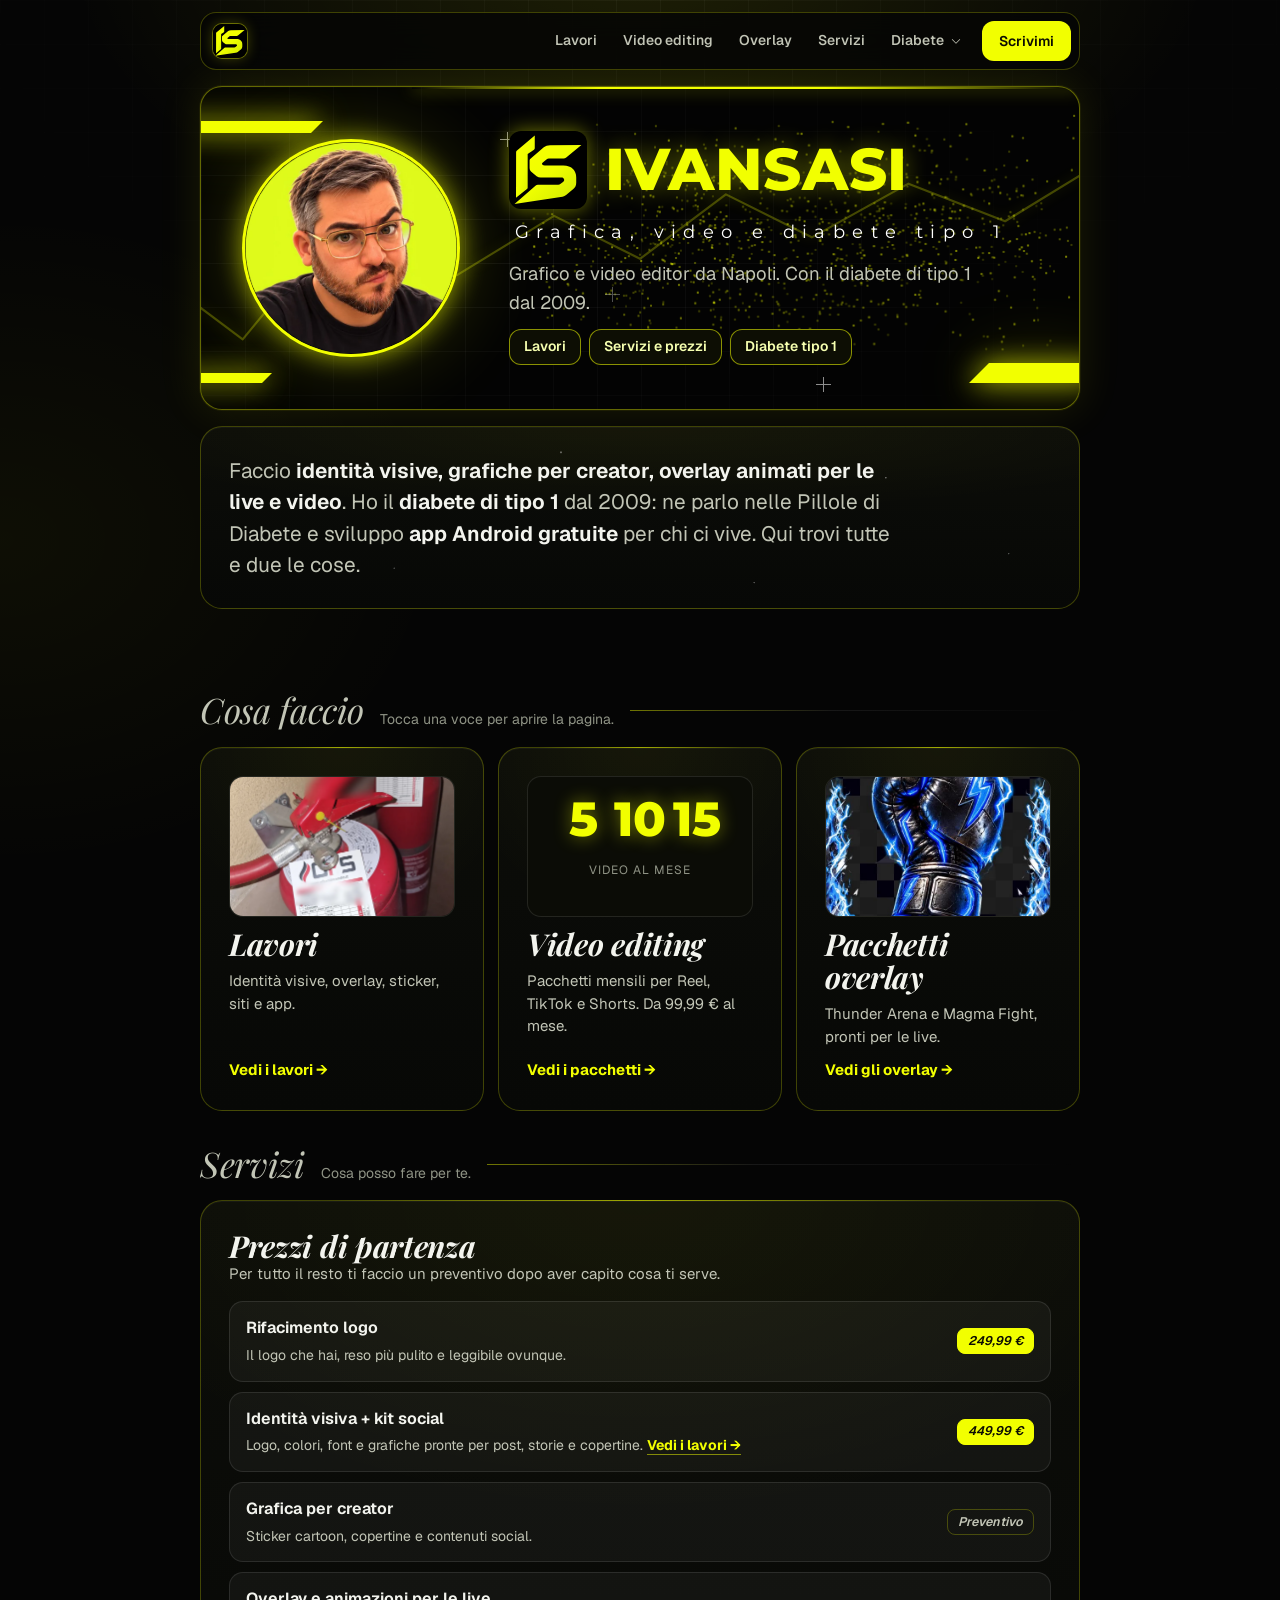
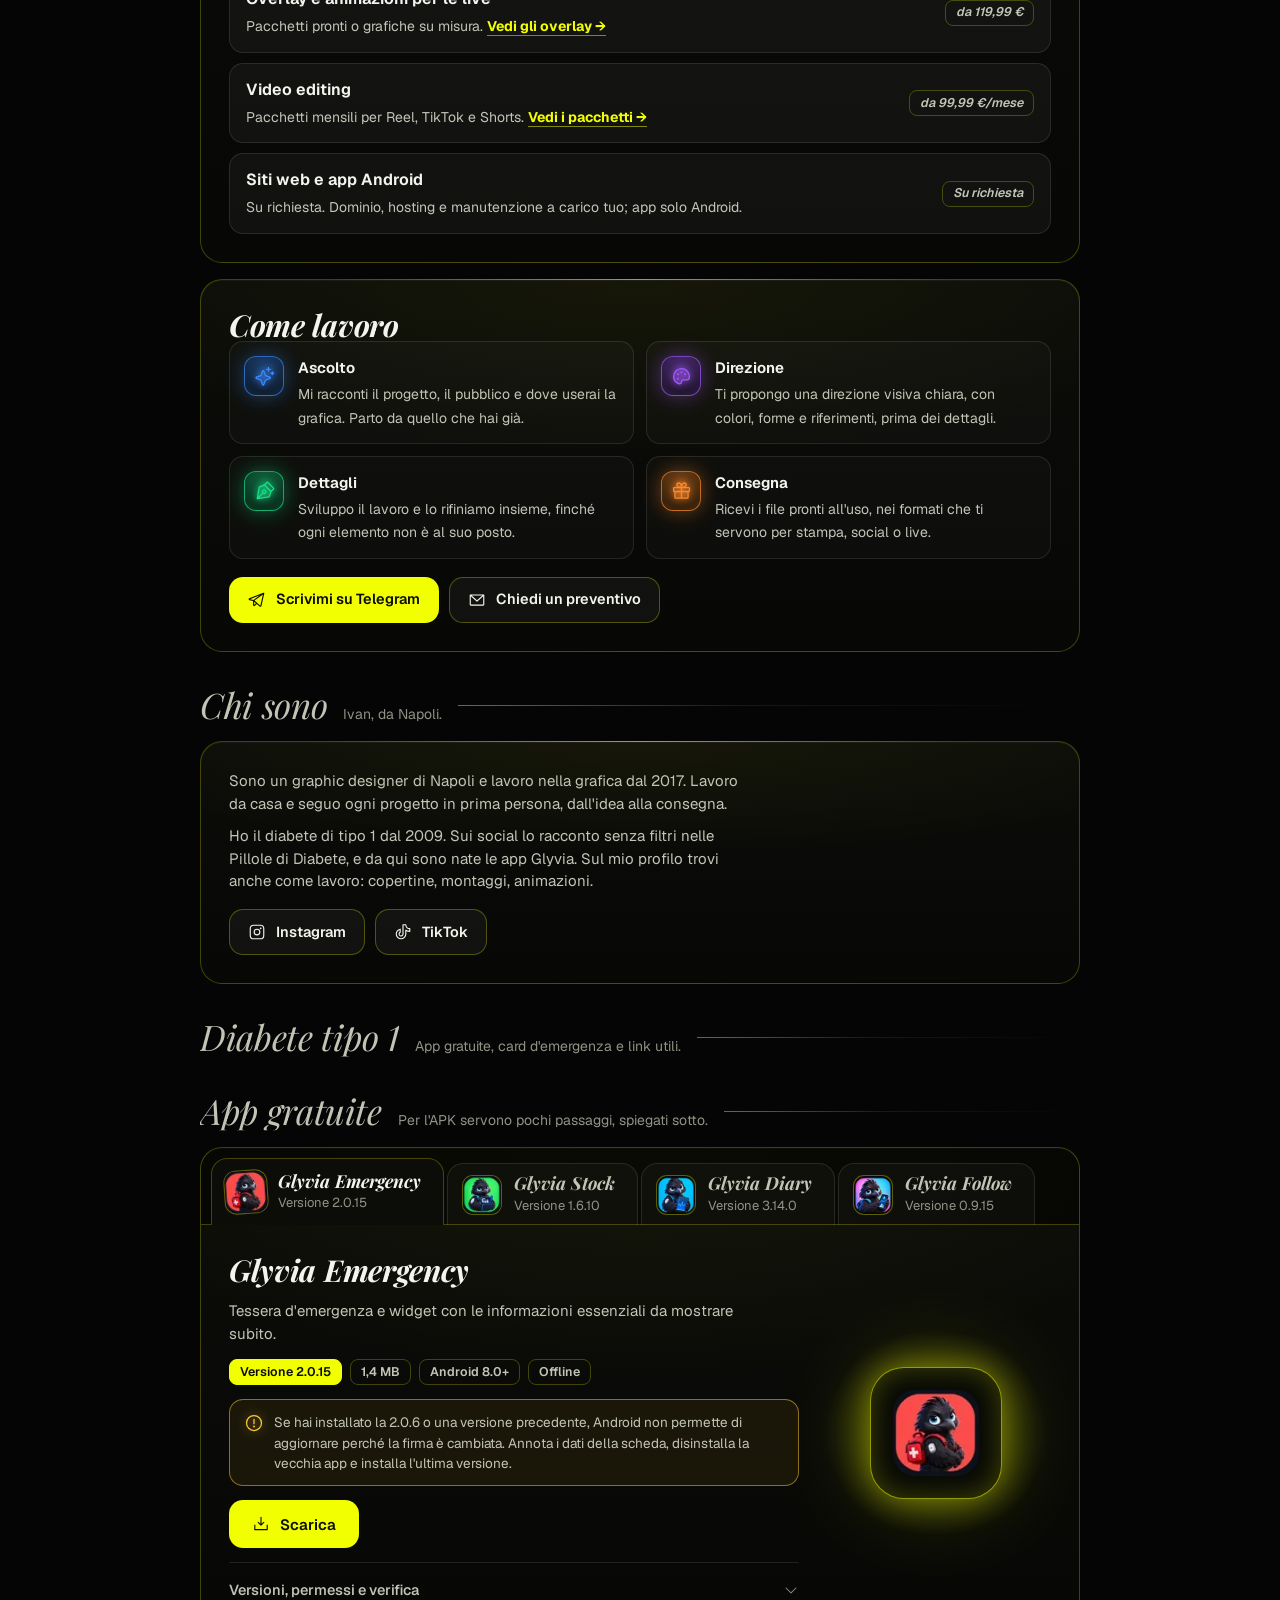
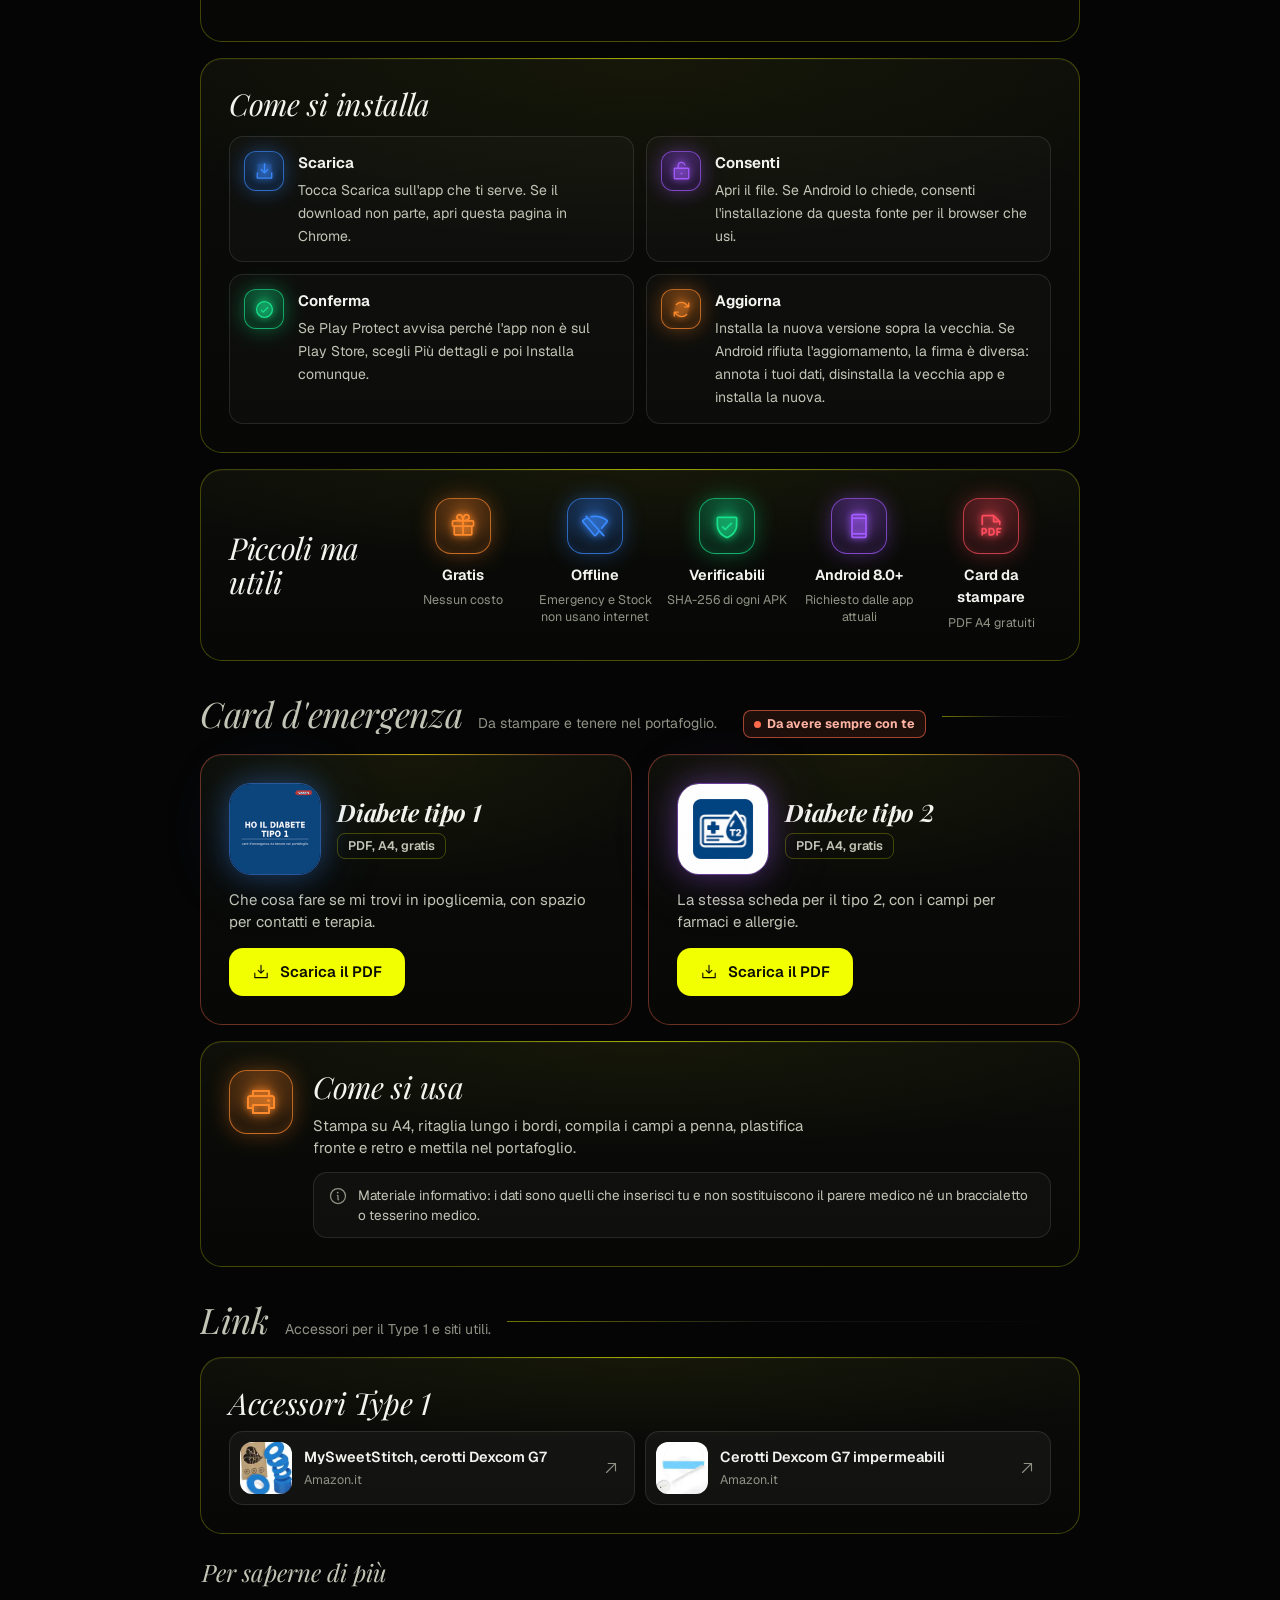
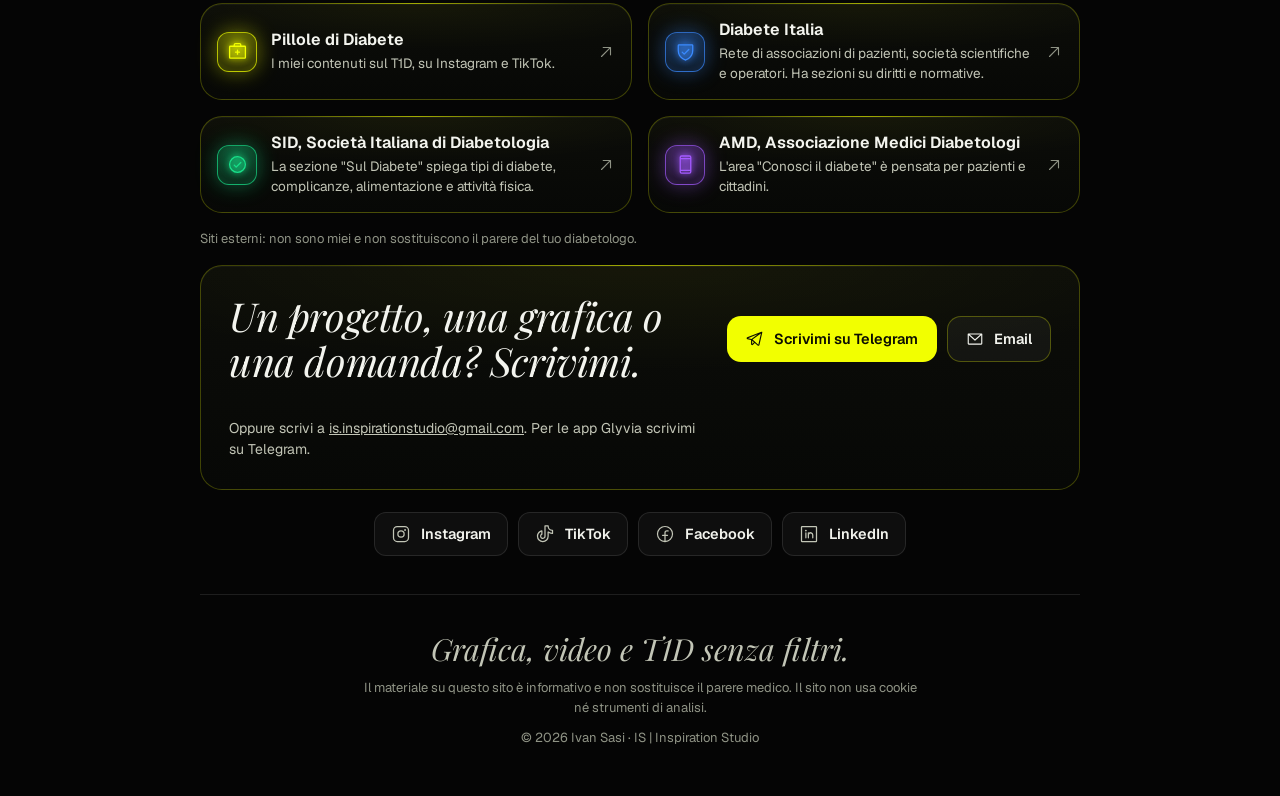
<file: index.html>
<!DOCTYPE html>
<!-- IvanSasi sito v4.0: sito unico (ex IS | Inspiration Studio + IvanSasi T1D) -->
<html lang="it">
<head>
<meta charset="UTF-8">
<meta name="viewport" content="width=device-width,initial-scale=1,viewport-fit=cover">
<meta name="color-scheme" content="dark">
<meta name="theme-color" content="#050505">
<title>Ivan Sasi · Grafico e video editor a Napoli · Diabete tipo 1</title>
<meta name="description" content="Ivan Sasi, grafico e video editor a Napoli: identità visive, grafiche per creator, overlay animati per le live e video. Con il diabete di tipo 1 dal 2009: Pillole di Diabete, app Android gratuite e card d'emergenza.">
<link rel="canonical" href="https://ivansalvatoret1d.pages.dev/">
<meta property="og:type" content="website">
<meta property="og:site_name" content="IvanSasi">
<meta property="og:locale" content="it_IT">
<meta property="og:url" content="https://ivansalvatoret1d.pages.dev/">
<meta property="og:title" content="Ivan Sasi · Grafico e video editor a Napoli · Diabete tipo 1">
<meta property="og:description" content="Ivan Sasi, grafico e video editor a Napoli: identità visive, grafiche per creator, overlay animati per le live e video. Con il diabete di tipo 1 dal 2009: Pillole di Diabete, app Android gratuite e card d'emergenza.">
<meta property="og:image" content="https://ivansalvatoret1d.pages.dev/assets/og.jpg">
<meta property="og:image:width" content="1200">
<meta property="og:image:height" content="630">
<meta property="og:image:alt" content="Ivan Sasi, grafica, video e diabete tipo 1">
<meta name="twitter:card" content="summary_large_image">
<meta name="twitter:title" content="Ivan Sasi · Grafico e video editor a Napoli · Diabete tipo 1">
<meta name="twitter:description" content="Ivan Sasi, grafico e video editor a Napoli: identità visive, grafiche per creator, overlay animati per le live e video. Con il diabete di tipo 1 dal 2009: Pillole di Diabete, app Android gratuite e card d'emergenza.">
<meta name="twitter:image:alt" content="Ivan Sasi, grafica, video e diabete tipo 1">
<meta name="twitter:image" content="https://ivansalvatoret1d.pages.dev/assets/og.jpg">
<link rel="icon" type="image/svg+xml" sizes="any" href="[data-uri]">
<link rel="icon" href="assets/favicon.ico" sizes="any">
<link rel="icon" type="image/png" sizes="32x32" href="assets/favicon-32.png">
<link rel="icon" type="image/png" sizes="192x192" href="assets/favicon-192.png">
<link rel="apple-touch-icon" sizes="180x180" href="assets/apple-touch-icon.png">
<style>
/* ==========================================================================
   IvanSasi - hub personale (versione 2)
   Colori, icone e neon: lo screenshot del bento Webflow Conf (fondo blu notte,
   tile quasi neri con bordo sottile, icone con bagliore rosso, arancio, verde,
   blu e viola). Hero: il banner IvanSasi / Pillole di Diabete (nero, lime
   acceso, griglia, mirini, barre inclinate, titolo largo e spaziato).
   Struttura: colonna centrale come il portfolio di Naman Kumar (hero, bio,
   card larghe, striscia, coppia di tile, contatti). Solo ispirazione: nessun
   testo o asset e' copiato.
   Font: Montserrat, Playfair Display e Geist (OFL), incorporati nel file.
   Icone: Phosphor (regular e duotone), sprite inline. CSS nativo, nessuna libreria.
   ========================================================================== */

@font-face{font-family:"Geist";src:url("[data-uri]") format("woff2");font-weight:100 900;font-style:normal;font-display:swap}
@font-face{font-family:"Montserrat";src:url("[data-uri]") format("woff2");font-weight:100 900;font-style:normal;font-display:swap}
@font-face{font-family:"Playfair Display";src:url("[data-uri]") format("woff2");font-weight:400 900;font-style:italic;font-display:swap}
@font-face{font-family:"Geist Fallback";src:local("Arial"),local("Helvetica Neue"),local("Roboto");size-adjust:100.24%;ascent-override:100.26%;descent-override:29.43%;line-gap-override:0%}

:root{
  color-scheme:dark;
  /* fondo e tile, campionati dallo screenshot */
  --bg:#050505;
  --tile-a:#0c0d09;
  --tile-b:#070806;
  --line:rgba(255,255,255,.10);
  --line-strong:rgba(242,255,0,.24);
  --raise:rgba(255,255,255,.045);
  --raise-2:rgba(255,255,255,.08);
  --text:#f3f4ee;
  --text-2:#c2c5b6;
  --muted:#8f9385;
  --paper:#f2ff00;
  --paper-ink:#0c0d02;
  --warn:#ffc933;
  --focus:#f2ff00;
  /* neon (campionati e resi piu' vivaci per il bagliore) */
  --lime:#f2ff00;
  --lime-rgb:242,255,0;

  --r-tile:22px;
  --r-inner:14px;
  --gap:14px;
  --pad:24px;
  --gutter:16px;
  --max:880px;

  --display:"Montserrat","Montserrat Fallback","Geist Fallback",Arial,sans-serif;
  --serif:"Playfair Display","Playfair Display Fallback",Georgia,"Times New Roman",serif;
  --sans:"Geist","Geist Fallback",ui-sans-serif,system-ui,-apple-system,"Segoe UI",Roboto,sans-serif;
  --mono:"Geist Mono",ui-monospace,SFMono-Regular,Menlo,Consolas,monospace;
}
@media(min-width:768px){:root{--gap:16px;--pad:28px;--gutter:24px}}

/* colori neon: --c per i testi, --r per i bagliori (rgb) */
.n-red{--c:#ff4d5e;--r:255,77,94}
.n-orange{--c:#ff8a2b;--r:255,138,43}
.n-green{--c:#19e08a;--r:25,224,138}
.n-blue{--c:#3b8bff;--r:59,139,255}
.n-purple{--c:#a45bff;--r:164,91,255}
.n-magenta{--c:#f04fd8;--r:240,79,216}
.n-cyan{--c:#22e3e8;--r:34,227,232}
.n-lime{--c:#f2ff00;--r:242,255,0}
.n-ice{--c:#eef2d6;--r:238,242,214}

*,*::before,*::after{box-sizing:border-box}
html{-webkit-text-size-adjust:100%;text-size-adjust:100%}
@media(prefers-reduced-motion:no-preference){html{scroll-behavior:smooth}}
body{margin:0;min-height:100dvh;color:var(--text);font:400 15px/1.55 var(--sans);font-variant-numeric:lining-nums;-webkit-font-smoothing:antialiased;text-rendering:optimizeLegibility;overflow-x:hidden;
  background:radial-gradient(820px 460px at 50% -6%,rgba(242,255,0,.11),transparent 70%),radial-gradient(620px 460px at 0% 60%,rgba(242,255,0,.04),transparent 72%),var(--bg);background-attachment:fixed}
body::before{content:"";position:fixed;inset:0;z-index:0;pointer-events:none;background-image:linear-gradient(rgba(255,255,255,.035) 1px,transparent 1px),linear-gradient(90deg,rgba(255,255,255,.035) 1px,transparent 1px);background-size:44px 44px;-webkit-mask-image:radial-gradient(75% 55% at 50% 0%,#000,transparent 80%);mask-image:radial-gradient(75% 55% at 50% 0%,#000,transparent 80%)}
img,svg{display:block;max-width:100%}
a{color:inherit;text-decoration:none}
button{font:inherit;color:inherit}
h1,h2,h3,p,ul,ol{margin:0}
ul,ol{padding:0;list-style:none}
:focus-visible{outline:2px solid var(--focus);outline-offset:3px}
[id]{scroll-margin-top:84px}
.ico{width:1.25em;height:1.25em;fill:currentColor;flex:none}

.skip{position:absolute;left:12px;top:-72px;z-index:60;padding:11px 18px;border-radius:12px;background:var(--paper);color:var(--paper-ink);font-weight:600;font-size:14px;transition:top .2s}
.skip:focus{top:12px}

/* ---------- nav ---------- */
.nav-wrap{position:sticky;top:0;z-index:40;padding:12px var(--gutter) 0;display:flex;justify-content:center;pointer-events:none}
.nav{pointer-events:auto;width:min(100%,var(--max));display:flex;align-items:center;gap:8px;padding:8px 8px 8px 12px;border-radius:16px;border:1px solid var(--line-strong);background:rgba(5,5,5,.84);-webkit-backdrop-filter:blur(14px);backdrop-filter:blur(14px)}
@supports not ((backdrop-filter:blur(1px)) or (-webkit-backdrop-filter:blur(1px))){.nav{background:rgba(5,5,5,.98)}}
.nav-logo{display:block;width:34px;height:34px;border-radius:9px;overflow:hidden;flex:none;box-shadow:0 0 0 1px rgba(var(--lime-rgb),.35),0 0 14px rgba(var(--lime-rgb),.25)}
.nav-logo img{width:100%;height:100%}
.nav-links{display:flex;align-items:center;gap:2px;margin-left:auto}
.nav-links a{padding:9px 12px;border-radius:10px;font-size:14px;font-weight:550;color:var(--text-2)}
@media(hover:hover){.nav-links a:hover{background:var(--raise-2);color:var(--text)}}
.nav .btn{min-height:40px;padding:0 16px;font-size:14px;border-radius:12px}
@media(max-width:420px){.nav-links a{padding:9px 8px;font-size:13.5px}.nav .btn{padding:0 12px}}

/* ---------- colonna ---------- */
.page{position:relative;z-index:1;width:min(calc(100% - (var(--gutter) * 2) - env(safe-area-inset-left) - env(safe-area-inset-right)),var(--max));margin:0 auto;padding:16px 0 48px;display:grid;gap:var(--gap)}
.page>*{min-width:0}
.pair{display:grid;gap:var(--gap);grid-template-columns:minmax(0,1fr)}
.pair>*{min-width:0}
@media(min-width:720px){.pair{grid-template-columns:repeat(2,minmax(0,1fr))}}
.stack{display:grid;gap:var(--gap)}
.sec{display:flex;align-items:baseline;gap:16px;margin-top:18px}
.sec h2{font:italic 400 clamp(1.6rem,1.2rem + 1.4vw,2.2rem)/1.1 var(--serif);letter-spacing:-.01em;color:var(--text-2);white-space:nowrap;font-variant-numeric:lining-nums}
.sec p{color:var(--muted);font-size:14px;white-space:nowrap;display:none}
@media(min-width:560px){.sec p{display:block}}
.sec::after{content:"";flex:1;height:1px;background:linear-gradient(90deg,rgba(242,255,0,.45),rgba(255,255,255,.08) 45%,transparent);align-self:center;min-width:24px;order:3}

/* ---------- tile ---------- */
.tile{position:relative;padding:var(--pad);border-radius:var(--r-tile);border:1px solid var(--line-strong);
  background:radial-gradient(110% 80% at 50% 0%,rgba(242,255,0,.045),transparent 60%),linear-gradient(180deg,var(--tile-a),var(--tile-b));box-shadow:inset 0 1px 0 rgba(255,255,255,.04)}
.tile::after{content:"";position:absolute;left:14%;right:14%;top:-1px;height:1px;background:linear-gradient(90deg,transparent,rgba(242,255,0,.55),transparent);pointer-events:none}
.tile-title{font:italic 700 clamp(1.5rem,1.25rem + .8vw,1.95rem)/1.1 var(--serif);letter-spacing:-.01em;font-variant-numeric:lining-nums}
.tile-sub{color:var(--text-2);font-size:15px;line-height:1.5;max-width:52ch}
.pill{display:inline-flex;align-items:center;gap:6px;min-height:26px;padding:0 10px;border-radius:8px;border:1px solid var(--line-strong);color:var(--text-2);font-size:12.5px;font-weight:600;line-height:1}
.pill.solid{background:var(--paper);border-color:var(--paper);color:var(--paper-ink)}
.chips{display:flex;flex-wrap:wrap;gap:8px}
.chip{display:inline-flex;align-items:center;min-height:34px;padding:0 14px;border-radius:12px;border:1px solid rgba(var(--lime-rgb),.55);background:rgba(var(--lime-rgb),.06);font-size:14px;font-weight:600;color:#f6ffb0}

/* ---------- icone neon (stile screenshot) ---------- */
.neon{display:grid;place-items:center;flex:none;width:56px;height:56px;border-radius:16px;
  background:radial-gradient(circle at 50% 30%,rgba(var(--r),.36),transparent 72%),#080906;
  border:1px solid rgba(var(--r),.72);
  box-shadow:inset 0 0 20px rgba(var(--r),.3),0 0 22px rgba(var(--r),.32)}
.neon .ico{width:28px;height:28px;color:var(--c);filter:drop-shadow(0 0 3px var(--c)) drop-shadow(0 0 12px rgba(var(--r),.9))}
.neon.sm{width:40px;height:40px;border-radius:12px}.neon.sm .ico{width:21px;height:21px}
.neon.lg{width:64px;height:64px;border-radius:18px}.neon.lg .ico{width:32px;height:32px}

/* ---------- bottoni ---------- */
.btn{display:inline-flex;align-items:center;justify-content:center;gap:10px;min-height:48px;padding:0 22px;border-radius:14px;border:1px solid transparent;font-size:15px;font-weight:600;line-height:1;white-space:nowrap;cursor:pointer;transition:background-color .2s,border-color .2s,color .2s}
.btn .ico{width:18px;height:18px}
.btn-paper{background:var(--paper);color:var(--paper-ink)}
.btn-ghost{background:var(--raise);border-color:rgba(242,255,0,.28);color:var(--text)}
@media(hover:hover){.btn-paper:hover{background:#fbff5e}.btn-ghost:hover{background:var(--raise-2);border-color:rgba(242,255,0,.5)}}
.btn:active{background-color:#d9e600}.btn-ghost:active{background:var(--raise-2)}
.btn-row{display:flex;flex-wrap:wrap;gap:10px}

/* ---------- hero (ispirata al banner) ---------- */
.hero{position:relative;overflow:hidden;isolation:isolate;display:grid;gap:22px;align-items:center;padding:clamp(24px,4.5vw,44px);min-height:300px;border-radius:var(--r-tile);
  border:1px solid rgba(var(--lime-rgb),.40);background:#030303;box-shadow:0 0 0 1px rgba(var(--lime-rgb),.06),0 0 44px rgba(var(--lime-rgb),.10)}
@media(min-width:680px){.hero{grid-template-columns:auto minmax(0,1fr);gap:clamp(26px,4.5vw,52px)}}
.hero::before{content:"";position:absolute;inset:0;z-index:-3;background-image:linear-gradient(rgba(255,255,255,.055) 1px,transparent 1px),linear-gradient(90deg,rgba(255,255,255,.055) 1px,transparent 1px);background-size:44px 44px;-webkit-mask-image:radial-gradient(90% 100% at 30% 50%,#000,transparent 85%);mask-image:radial-gradient(90% 100% at 30% 50%,#000,transparent 85%)}
.hero::after{content:"";position:absolute;left:24%;right:0;top:0;height:2px;z-index:-1;background:linear-gradient(90deg,transparent,var(--lime) 28%,var(--lime) 62%,transparent);box-shadow:0 0 16px rgba(var(--lime-rgb),.8)}
.bar{position:absolute;z-index:-1;background:var(--lime);transform:skewX(-45deg);box-shadow:0 0 22px rgba(var(--lime-rgb),.75),0 0 60px rgba(var(--lime-rgb),.3)}
.bar.a{left:-34px;top:34px;width:150px;height:12px}
.bar.b{left:-30px;bottom:26px;width:96px;height:10px}
.bar.c{right:-18px;bottom:26px;width:118px;height:20px}
.cross{position:absolute;z-index:-1;width:15px;height:15px;opacity:.55;background:linear-gradient(#fff,#fff) center/1px 100% no-repeat,linear-gradient(#fff,#fff) center/100% 1px no-repeat}
.cross.x1{left:34%;top:14%}.cross.x2,.cross.x3{display:none}
@media(min-width:680px){.wm{opacity:.34}.cross.x2{display:block;left:70%;top:90%}.cross.x3{display:block;left:46%;top:62%;opacity:.3}}
.wm{position:absolute;z-index:-2;right:-5%;top:50%;height:135%;aspect-ratio:1;transform:translateY(-50%);opacity:.2;pointer-events:none;filter:drop-shadow(0 0 9px rgba(var(--lime-rgb),.55))}
.avatar{width:clamp(124px,30vw,212px);height:auto;aspect-ratio:1/1;object-fit:cover;border-radius:50%;
  box-shadow:0 0 0 3px var(--lime),0 0 26px 3px rgba(var(--lime-rgb),.6),0 0 90px rgba(var(--lime-rgb),.24)}
.hero-text{display:grid;gap:12px;min-width:0}
.brandline{display:flex;align-items:center;gap:clamp(10px,2vw,18px);min-width:0}
.brandline .mono{width:clamp(42px,8vw,78px);height:auto;aspect-ratio:1;flex:none;border-radius:12px;filter:drop-shadow(0 0 10px rgba(var(--lime-rgb),.45))}
.hero h1{font:800 clamp(1.85rem,.7rem + 5.9vw,3.7rem)/1 var(--display);letter-spacing:.01em;color:var(--lime);text-shadow:0 0 24px rgba(var(--lime-rgb),.38)}
.sub{font:400 clamp(.78rem,.62rem + .7vw,1.1rem)/1.2 var(--display);letter-spacing:.42em;text-transform:none;color:#fff;padding-left:clamp(2px,1vw,6px)}
.tag{margin-top:6px;font-size:clamp(1rem,.95rem + .3vw,1.15rem);color:var(--text-2);max-width:40ch}
@media(prefers-reduced-motion:no-preference){
  @keyframes rise{from{opacity:0;transform:translateY(12px)}}
  .rv{animation:rise .8s cubic-bezier(.16,1,.3,1) both;animation-delay:calc(var(--d,0) * 90ms)}
}

/* ---------- animazioni (v4.0 prototipo) — attive solo con html.fx ---------- */
.trace{position:absolute;inset:0;width:100%;height:100%;z-index:-1;pointer-events:none;opacity:.55}
.trace .ln{fill:none;stroke:var(--lime);stroke-width:2;stroke-linecap:round;stroke-linejoin:round;filter:drop-shadow(0 0 6px rgba(var(--lime-rgb),.7));opacity:.5}
.trace .dot{fill:var(--lime);filter:drop-shadow(0 0 8px rgba(var(--lime-rgb),.9));opacity:0}
html:not(.fx) .trace .dot{display:none}
@media(prefers-reduced-motion:no-preference){
  html.fx .trace .ln{stroke-dasharray:1;stroke-dashoffset:1;animation:draw 2.6s cubic-bezier(.45,0,.2,1) .35s forwards}
  html.fx .trace .dot{offset-path:path("M0 210 L120 210 L170 190 L230 235 L300 150 L360 190 L430 175 L520 120 L600 160 L680 100 L760 140 L850 90 L940 125 L1030 70 L1120 105 L1200 80");offset-rotate:0deg;animation:run 7s linear infinite;animation-delay:calc(var(--k)*-1.4s)}
  html.fx.off .trace .dot{animation-play-state:paused}
  @keyframes draw{to{stroke-dashoffset:0}}
  @keyframes run{0%{offset-distance:0%;opacity:0}8%{opacity:.9}92%{opacity:.9}100%{offset-distance:100%;opacity:0}}
  html.fx main .tile,html.fx main .sec{opacity:0;transform:translateY(18px);transition:opacity .7s cubic-bezier(.16,1,.3,1),transform .7s cubic-bezier(.16,1,.3,1)}
  html.fx main .tile.in,html.fx main .sec.in{opacity:1;transform:none}
  html.fx [role=tabpanel]:not([hidden]){animation:tabin .45s cubic-bezier(.16,1,.3,1)}
  @keyframes tabin{from{opacity:0;transform:translateX(14px)}}
  html.fx .tab-i{transition:transform .3s cubic-bezier(.34,1.56,.64,1)}
  html.fx .tab:hover .tab-i,html.fx .tab[aria-selected=true] .tab-i{transform:scale(1.1) rotate(-4deg)}
  html.fx .tile::before{content:"";position:absolute;inset:0;border-radius:inherit;pointer-events:none;opacity:0;transition:opacity .3s;background:radial-gradient(320px circle at var(--mx,50%) var(--my,50%),rgba(var(--lime-rgb),.07),transparent 70%)}
  html.fx .tile.glow::before{opacity:1}
}


.chip a{display:inline-flex;align-items:center;min-height:34px;margin:0 -14px;padding:0 14px;border-radius:12px;color:inherit;text-decoration:none;transition:background .2s,color .2s}
.chip a:focus-visible{outline:2px solid var(--lime);outline-offset:2px}
@media(hover:hover){.chip a:hover{background:rgba(var(--lime-rgb),.18);color:#fff}}
.sec{scroll-margin-top:88px}
.sos{display:inline-flex;align-items:center;gap:6px;margin-left:10px;padding:3px 10px;border-radius:8px;border:1px solid rgba(255,107,74,.6);background:rgba(255,107,74,.1);color:#ffb3a3;font-size:12.5px;font-weight:700;vertical-align:middle}
.sos::before{content:"";width:7px;height:7px;border-radius:50%;background:#ff6b4a}
#card ~ .pair .pdf{border-color:rgba(255,107,74,.38)}
.mailline{margin-top:14px;color:var(--text-2);font-size:14px;overflow-wrap:anywhere}
.bio a{color:var(--lime)}
@media(prefers-reduced-motion:no-preference){
  @keyframes sosp{0%,100%{box-shadow:0 0 0 0 rgba(255,107,74,.55)}60%{box-shadow:0 0 0 7px rgba(255,107,74,0)}}
  html.fx .sos::before{animation:sosp 2.4s ease-out infinite}
  html.fx.off .sos::before{animation-play-state:paused}
  @keyframes btnp{0%{box-shadow:0 0 0 0 rgba(var(--lime-rgb),.6)}100%{box-shadow:0 0 0 14px rgba(var(--lime-rgb),0)}}
  html.fx .pulse{animation:btnp 1.1s ease-out 2}
  html.fx .steps li{opacity:0;transform:translateY(14px);transition:opacity .55s cubic-bezier(.16,1,.3,1),transform .55s cubic-bezier(.16,1,.3,1);transition-delay:calc(var(--s,0)*140ms)}
  html.fx .steps.in li{opacity:1;transform:none}
  html.fx .steps.in li .neon{animation:stepn .7s cubic-bezier(.34,1.56,.64,1) both;animation-delay:calc(var(--s,0)*140ms + 150ms)}
  @keyframes stepn{from{transform:scale(.6);opacity:.2}}
  html.fx .vpanel:not([hidden]){animation:tabin .45s cubic-bezier(.16,1,.3,1)}
  html.fx .clip{transition:transform .3s cubic-bezier(.34,1.56,.64,1)}
}
@media(prefers-reduced-motion:no-preference) and (hover:hover){html.fx .clip:hover{transform:translateY(-4px)}}

/* ---------- bio con puntini stellati ---------- */
.bio{display:flex;align-items:center;min-height:170px;overflow:hidden;background:
  radial-gradient(1.2px 1.2px at 8% 22%,rgba(255,255,255,.6),transparent),radial-gradient(1px 1px at 22% 78%,rgba(255,255,255,.45),transparent),
  radial-gradient(1.4px 1.4px at 41% 14%,rgba(255,255,255,.55),transparent),radial-gradient(1px 1px at 63% 86%,rgba(255,255,255,.5),transparent),
  radial-gradient(1.2px 1.2px at 78% 28%,rgba(255,255,255,.55),transparent),radial-gradient(1px 1px at 92% 70%,rgba(255,255,255,.45),transparent),
  radial-gradient(1px 1px at 54% 52%,rgba(255,255,255,.35),transparent),
  radial-gradient(110% 80% at 50% 0%,rgba(242,255,0,.045),transparent 60%),linear-gradient(180deg,var(--tile-a),var(--tile-b))}
.bio p{font-size:clamp(1.05rem,.95rem + .5vw,1.3rem);line-height:1.5;color:var(--text-2);max-width:48ch}
.bio b{color:var(--text);font-weight:650}

/* ---------- card larghe (app e studio) ---------- */
.feat{display:grid;gap:22px;overflow:hidden}
@media(min-width:680px){.feat{grid-template-columns:minmax(0,1fr) 230px;align-items:center}}
.feat-body{display:grid;gap:14px;justify-items:start;min-width:0}
.feat-art{position:relative;display:grid;place-items:center;min-height:150px;order:-1}
@media(min-width:680px){.feat-art{order:0;min-height:210px}}
.feat-art::before{content:"";position:absolute;inset:-20%;background:radial-gradient(50% 50% at 50% 50%,rgba(var(--r),.34),transparent 70%);pointer-events:none}
.frame{position:relative;display:grid;place-items:center;width:132px;height:132px;border-radius:34px;background:#070806;border:1px solid rgba(var(--r),.6);
  box-shadow:inset 0 0 30px rgba(var(--r),.25),0 0 34px rgba(var(--r),.4),0 0 96px rgba(var(--r),.2)}
.frame img{width:86px;height:86px;border-radius:22px;object-fit:cover}
.frame .appicon-ph{display:grid;place-items:center;width:86px;height:86px;border-radius:22px;background:var(--raise-2);font:italic 700 2.2rem var(--serif)}
.meta{display:flex;flex-wrap:wrap;gap:8px}
.notice{display:flex;gap:10px;align-items:flex-start;text-align:left;padding:12px 14px;border-radius:var(--r-inner);border:1px solid rgba(255,201,51,.5);background:rgba(255,201,51,.07);color:var(--text-2);font-size:13.5px;line-height:1.5}
.notice .ico{color:var(--warn);width:20px;height:20px;margin-top:1px;filter:drop-shadow(0 0 6px rgba(255,201,51,.6))}
.feat details{width:100%;border-top:1px solid var(--line);padding-top:4px}
.feat summary{cursor:pointer;list-style:none;display:flex;align-items:center;justify-content:space-between;gap:12px;min-height:46px;font-size:14.5px;font-weight:550;color:var(--text-2)}
.feat summary::-webkit-details-marker{display:none}
.feat summary::after{content:"";flex:none;width:16px;height:16px;background:currentColor;opacity:.7;transition:transform .25s;-webkit-mask:url("data:image/svg+xml,%3Csvg xmlns='http://www.w3.org/2000/svg' viewBox='0 0 256 256'%3E%3Cpath d='M213.66%2C101.66l-80%2C80a8%2C8%2C0%2C0%2C1-11.32%2C0l-80-80A8%2C8%2C0%2C0%2C1%2C53.66%2C90.34L128%2C164.69l74.34-74.35a8%2C8%2C0%2C0%2C1%2C11.32%2C11.32Z'/%3E%3C/svg%3E") center/contain no-repeat;mask:url("data:image/svg+xml,%3Csvg xmlns='http://www.w3.org/2000/svg' viewBox='0 0 256 256'%3E%3Cpath d='M213.66%2C101.66l-80%2C80a8%2C8%2C0%2C0%2C1-11.32%2C0l-80-80A8%2C8%2C0%2C0%2C1%2C53.66%2C90.34L128%2C164.69l74.34-74.35a8%2C8%2C0%2C0%2C1%2C11.32%2C11.32Z'/%3E%3C/svg%3E") center/contain no-repeat}
.feat details[open] summary::after{transform:rotate(180deg)}
.feat summary:hover{color:var(--text)}
.prevrow{display:flex;align-items:center;justify-content:space-between;gap:14px;padding:12px 14px;margin:2px 0 12px;background:var(--raise);border:1px solid var(--line);border-radius:var(--r-inner)}
.prevrow b{display:block;font-size:14.5px;font-weight:600}
.prevrow small{display:block;margin-top:2px;color:var(--muted);font-size:13px}
.prevrow .btn{min-height:40px;padding:0 16px;font-size:14px}
.hint{margin:0 0 12px;color:var(--muted);font-size:13.5px;line-height:1.55}
.hint b{color:var(--text-2);font-weight:600}
.hashes{margin:0 0 6px;color:var(--muted);font-size:13px}
.hashes p{margin:0 0 6px;font-weight:600;color:var(--text-2)}
.hash{display:flex;align-items:center;gap:10px;margin-top:8px}
.hash span{flex:none;font-variant-numeric:tabular-nums}
.hash code{flex:1;min-width:0;overflow:hidden;text-overflow:ellipsis;white-space:nowrap;font:400 12px/1.4 var(--mono);color:var(--text-2)}
.copy{flex:none;min-width:60px;min-height:34px;padding:0 12px;border:1px solid var(--line-strong);background:var(--raise);color:var(--text);border-radius:10px;font-size:12.5px;font-weight:600;cursor:pointer}
@media(hover:hover){.copy:hover{background:var(--raise-2)}}
.note{color:var(--muted);font-size:13px}
.skel{min-height:260px;display:grid;align-content:center;gap:14px}
.sk{border-radius:12px;background:rgba(255,255,255,.06)}.sk-line{height:14px}.sk-block{height:48px;width:180px;border-radius:14px}
.w60{width:60%}.w90{width:90%}.w75{width:75%}
@keyframes shimmer{from{background-position:200% 0}to{background-position:-200% 0}}
@media(prefers-reduced-motion:no-preference){.sk{background:linear-gradient(90deg,rgba(255,255,255,.05) 25%,rgba(255,255,255,.1) 50%,rgba(255,255,255,.05) 75%) 0 0/200% 100%;animation:shimmer 2.2s linear infinite}}
.app-msg{display:flex;flex-wrap:wrap;align-items:center;justify-content:center;gap:12px;color:var(--text-2);font-size:15px;text-align:center}
.app-msg button{min-height:40px;padding:0 18px;border:1px solid var(--line-strong);background:var(--raise);border-radius:12px;font-weight:600;font-size:14px;cursor:pointer}

/* ---------- installazione ---------- */
.how-head{display:flex;flex-wrap:wrap;align-items:baseline;justify-content:space-between;gap:6px 16px;margin-bottom:16px}
.how-head .tile-title{font-weight:400}
.steps{display:grid;gap:12px}
@media(min-width:680px){.steps{grid-template-columns:repeat(2,minmax(0,1fr))}}
.steps li{display:flex;gap:14px;align-items:flex-start;padding:14px;border-radius:var(--r-inner);border:1px solid var(--line);background:rgba(255,255,255,.025)}
.steps b{display:block;font-size:15px;font-weight:650;margin-bottom:3px}
.steps span{color:var(--text-2);font-size:14px;line-height:1.5}

/* ---------- striscia "piccoli ma utili" ---------- */
.strip{display:grid;gap:20px;align-items:center}
@media(min-width:900px){.strip{grid-template-columns:150px minmax(0,1fr);gap:24px}}
.strip .tile-title{font-weight:400}
.mini{display:grid;grid-template-columns:repeat(2,minmax(0,1fr));gap:18px 12px}
@media(min-width:560px){.mini{grid-template-columns:repeat(5,minmax(0,1fr))}}
.mini li{display:flex;flex-direction:column;align-items:center;gap:6px;text-align:center}
.mini li:last-child{grid-column:1/-1}
@media(min-width:560px){.mini li:last-child{grid-column:auto}}
.mini b{font-size:14.5px;font-weight:650;margin-top:4px}
.mini span{color:var(--muted);font-size:12.5px;line-height:1.35}

/* ---------- card PDF ---------- */
.pdf{display:grid;gap:14px;justify-items:start;align-content:start}
.pdf-top{display:flex;gap:16px;align-items:center}
.pdf-art{position:relative;flex:none;width:92px;height:92px;border-radius:22px;border:1px solid rgba(var(--r),.6);overflow:hidden;box-shadow:0 0 28px rgba(var(--r),.35),0 0 70px rgba(var(--r),.15)}
.pdf-art img{width:100%;height:100%;object-fit:cover}
.pdf .tile-title{font-size:1.5rem}
.disclaimer{display:flex;gap:10px;align-items:flex-start;padding:12px 14px;border-radius:var(--r-inner);border:1px solid var(--line);background:rgba(255,255,255,.03);color:var(--text-2);font-size:13.5px;line-height:1.5}
.disclaimer .ico{width:20px;height:20px;margin-top:1px;color:var(--muted)}
.howto{display:grid;gap:14px}
@media(min-width:680px){.howto{grid-template-columns:auto minmax(0,1fr);gap:20px;align-items:start}}
.howto .col{display:grid;gap:12px}
.howto .tile-title{font-weight:400}

/* ---------- studio ---------- */
.studio .frame{background:#040404}
.studio .tile-title{font-weight:400}
.studio .frame img{width:96px;height:auto;border-radius:0}
.studio-site-mark{display:block;border-radius:34px}
.studio-site-mark .frame{transition:transform .2s ease,border-color .2s ease,box-shadow .2s ease}
@media(hover:hover){.studio-site-mark:hover .frame{transform:translateY(-3px);border-color:rgba(var(--r),.9);box-shadow:inset 0 0 30px rgba(var(--r),.3),0 4px 38px rgba(var(--r),.48),0 0 100px rgba(var(--r),.22)}}
.btn-row .btn{min-height:46px;padding:0 18px;font-size:14.5px}

/* ---------- accessori (link ai prodotti) ---------- */
.access{display:grid;gap:12px;align-content:start}
.access .tile-title{font-weight:400}
.access-list{display:grid;gap:10px}
@media(min-width:720px){.access-list{grid-template-columns:repeat(2,minmax(0,1fr))}}
.product{display:grid;grid-template-columns:52px minmax(0,1fr) auto;gap:12px;align-items:center;padding:10px 14px 10px 10px;border:1px solid var(--line);background:var(--raise);border-radius:var(--r-inner)}
.product.noimg{grid-template-columns:minmax(0,1fr) auto;padding-left:14px}
@media(hover:hover){.product:hover{background:var(--raise-2);border-color:var(--line-strong)}}
.product img{width:52px;height:52px;border-radius:12px;object-fit:cover;background:#f1f3f6}
.product strong{display:block;font-size:14.5px;font-weight:600;line-height:1.3}
.product small{display:block;margin-top:3px;color:var(--muted);font-size:12.5px}
.product .ico{width:18px;height:18px;color:var(--muted)}
.subh{margin:8px 2px 0;font:italic 400 clamp(1.25rem,1.1rem + .6vw,1.5rem)/1.2 var(--serif);color:var(--text-2)}

/* ---------- link utili ---------- */
.links{display:grid;gap:var(--gap)}
@media(min-width:720px){.links{grid-template-columns:repeat(2,minmax(0,1fr))}}
.linkcard{display:grid;grid-template-columns:auto minmax(0,1fr) auto;gap:14px;align-items:center;padding:16px}
.linkcard b{display:block;font-size:16px;font-weight:650;line-height:1.3}
.linkcard span.d{display:block;margin-top:3px;color:var(--text-2);font-size:13.5px;line-height:1.45}
.linkcard>.ico{width:18px;height:18px;color:var(--muted)}
@media(hover:hover){.linkcard:hover{border-color:rgba(242,255,0,.5)}}

/* ---------- menu a tendina nella barra ---------- */
.nav{position:relative}
.dd{position:relative}
.dd-btn{display:inline-flex;align-items:center;gap:6px;padding:9px 12px;border:0;border-radius:10px;background:none;font-size:14px;font-weight:550;color:var(--text-2);cursor:pointer}
.dd-btn .ico{width:12px;height:12px;transition:transform .2s;transform:rotate(90deg)}
.dd-btn[aria-expanded="true"]{background:var(--raise-2);color:var(--text)}
.dd-btn[aria-expanded="true"] .ico{transform:rotate(-90deg)}
@media(hover:hover){.dd-btn:hover{background:var(--raise-2);color:var(--text)}}
.dd-menu{position:absolute;top:calc(100% + 12px);left:0;z-index:50;display:grid;gap:2px;min-width:270px;max-width:min(360px,calc(100vw - 2 * var(--gutter)));padding:8px;border-radius:16px;border:1px solid var(--line-strong);background:#080906;box-shadow:0 18px 50px rgba(0,0,0,.65),0 0 30px rgba(242,255,0,.06)}
.dd-menu.r{left:auto;right:0}
.dd-menu[hidden]{display:none}
.dd-menu a{display:flex;align-items:center;gap:10px;min-height:44px;padding:8px 12px;border-radius:10px;font-size:14.5px;font-weight:550;color:var(--text-2)}
.dd-menu a:hover,.dd-menu a:focus-visible{background:var(--raise-2);color:var(--text)}
.dd-menu small{margin-left:auto;padding-left:12px;color:var(--muted);font-size:12.5px;font-weight:400;white-space:nowrap}
.dd-menu .sep{height:1px;margin:4px 6px;background:var(--line)}
.dd-menu .ddi{display:grid;place-items:center;flex:none;width:26px;height:26px;border-radius:8px;overflow:hidden;background:#080906;border:1px solid rgba(var(--lime-rgb),.3);font:italic 700 .8rem var(--serif)}
.dd-menu .ddi img{width:100%;height:100%;object-fit:cover}
@media(max-width:719px){.dd{position:static}.dd-menu,.dd-menu.r{left:0;right:0;min-width:0;max-width:none;top:calc(100% + 8px)}}
@media(max-width:420px){.dd-btn{padding:9px 8px;gap:4px}.dd-btn .ico{width:10px;height:10px}}

/* ---------- app come schede di browser ---------- */
.apptabs{padding:0;overflow:hidden}
.tabbar{display:flex;gap:3px;padding:10px 10px 0;overflow-x:auto;scrollbar-width:none;background:rgba(0,0,0,.55);box-shadow:inset 0 -1px 0 var(--line-strong)}
.tabbar::-webkit-scrollbar{display:none}
.tab{flex:0 0 auto;display:flex;align-items:center;gap:12px;min-height:62px;margin-top:5px;padding:9px 22px 9px 14px;border:1px solid var(--line);border-bottom:0;border-radius:16px 16px 0 0;background:rgba(255,255,255,.03);color:var(--text-2);text-align:left;cursor:pointer;transition:background-color .2s,color .2s}
.tab[aria-selected="true"]{margin-top:0;min-height:67px;background:var(--tile-a);border-color:var(--line-strong);color:var(--text)}
@media(hover:hover){.tab[aria-selected="false"]:hover{background:var(--raise-2);color:var(--text)}}
.tab-i{display:grid;place-items:center;flex:none;width:40px;height:40px;border-radius:11px;overflow:hidden;border:1px solid rgba(var(--lime-rgb),.35);background:#080906;font:italic 700 1.1rem var(--serif)}
.tab-i img{width:100%;height:100%;object-fit:cover}
.tab-t b{display:block;font:italic 700 1.12rem/1.15 var(--serif);white-space:nowrap}
.tab-t small{display:block;margin-top:2px;font-size:13px;color:var(--muted);white-space:nowrap}
.tabpanel{padding:var(--pad)}
.tabpanel[hidden]{display:none}

/* ---------- voci IS e pannelli lavori ---------- */
.voices{display:flex;flex-wrap:wrap;gap:8px}
.voice{display:inline-flex;align-items:center;gap:8px;min-height:42px;padding:0 14px 0 16px;border-radius:12px;border:1px solid rgba(var(--lime-rgb),.55);background:rgba(var(--lime-rgb),.06);color:#f6ffb0;font-size:14px;font-weight:600;cursor:pointer;transition:background-color .2s,color .2s}
.voice .ico{width:14px;height:14px;transition:transform .2s}
.voice[aria-expanded="true"]{background:var(--paper);border-color:var(--paper);color:var(--paper-ink)}
.voice[aria-expanded="true"] .ico{transform:rotate(90deg)}
@media(hover:hover){.voice[aria-expanded="false"]:hover{background:rgba(var(--lime-rgb),.15)}}
.vpanel{grid-column:1/-1;display:grid;gap:14px;margin-top:4px;padding-top:20px;border-top:1px solid var(--line)}
.vpanel[hidden]{display:none}
.vpanel .tile-title{font-weight:400;font-size:clamp(1.3rem,1.15rem + .6vw,1.6rem)}
.clips{display:flex;gap:12px;overflow-x:auto;scroll-snap-type:x mandatory;padding:2px 2px 12px;scrollbar-width:thin;scrollbar-color:rgba(242,255,0,.4) transparent}
.clip{flex:0 0 min(46%,195px);scroll-snap-align:start;display:grid;gap:2px;justify-items:center;text-align:center}
.clipbox{position:relative;width:100%;aspect-ratio:360/650;border-radius:14px;overflow:hidden;border:1px solid var(--line);background:#e8e8e8}
.clipbox img,.clipbox video{position:absolute;inset:0;width:100%;height:100%;object-fit:cover}
.clip b{margin-top:8px;font-size:14.5px;font-weight:650}
.clip small{color:var(--muted);font-size:12.5px}
.case-grid{display:grid;gap:10px;grid-template-columns:repeat(2,minmax(0,1fr))}
.case-grid figure{margin:0}.case-grid figure:first-child{grid-column:1/-1}
@media(min-width:680px){.case-grid{grid-template-columns:repeat(3,minmax(0,1fr))}.case-grid figure:first-child{grid-column:auto}}
.shot{width:100%;height:auto;aspect-ratio:3/2;object-fit:cover;border-radius:14px;border:1px solid var(--line)}
.stickers{display:grid;gap:10px;grid-template-columns:repeat(2,minmax(0,1fr))}
@media(min-width:560px){.stickers{grid-template-columns:repeat(4,minmax(0,1fr))}}
.stickers img{width:100%;height:auto;aspect-ratio:1;object-fit:contain;border-radius:16px;background:rgba(255,255,255,.04);border:1px solid var(--line)}
.hero .chip{background:#0d0e04}
@media(max-width:679px){.bar.c{right:-30px;bottom:10px;width:90px;height:10px}}
@media(max-width:439px){.nav .btn{display:none}.nav-links{margin-right:auto}}
/* telefoni stretti: le cinque voci del menu devono stare dentro la barra */
@media(max-width:400px){.nav{gap:6px;padding-left:10px}.nav-links{gap:0}.nav-links a,.dd-btn{padding:9px 6px;font-size:13px}.dd-btn{gap:3px}}
@media(max-width:350px){.nav-logo{display:none}.nav{padding-left:6px}.nav-links a,.dd-btn{padding:9px 5px;font-size:12.5px}}
/* schede delle app: sfumatura a destra quando ce ne sono altre da scorrere */
.tabbar.more{-webkit-mask-image:linear-gradient(90deg,#000 calc(100% - 56px),transparent);mask-image:linear-gradient(90deg,#000 calc(100% - 56px),transparent)}

/* ---------- contatti ---------- */
.connect{display:grid;gap:20px;text-align:left}
@media(min-width:720px){.connect{grid-template-columns:minmax(0,1fr) auto;align-items:center}}
.connect h2{font:italic 400 clamp(1.7rem,1.3rem + 1.6vw,2.5rem)/1.12 var(--serif);letter-spacing:-.01em;max-width:22ch}
.socials{display:flex;flex-wrap:wrap;justify-content:center;gap:10px;padding:6px 0 4px}
.social{display:inline-flex;align-items:center;gap:10px;min-height:44px;padding:0 16px;border-radius:12px;border:1px solid var(--line);background:rgba(255,255,255,.04);font-size:14.5px;font-weight:600;color:var(--text)}
.social .ico{width:20px;height:20px;color:var(--text-2)}
@media(hover:hover){.social:hover{background:var(--raise-2);border-color:var(--line-strong)}}

/* ---------- footer ---------- */
.foot{margin-top:18px;padding-top:26px;border-top:1px solid var(--line);text-align:center}
.foot .big{font:italic 400 clamp(1.4rem,1.1rem + 1vw,1.9rem)/1.2 var(--serif);color:var(--text-2);font-variant-numeric:lining-nums}
.foot p{margin:10px auto 0;max-width:62ch;color:var(--muted);font-size:13px;line-height:1.55}

/* ---------- v4.0: lavori, pacchetti, servizi, chi sono ---------- */
.lab{font-size:12px;font-weight:700;letter-spacing:.08em;text-transform:uppercase;color:var(--muted);margin:18px 0 8px}
.tile .clips{margin-top:14px}
.svc{list-style:none;display:grid;gap:10px;margin-top:16px;padding:0}
.svc li{display:grid;grid-template-columns:minmax(0,1fr) auto;gap:4px 12px;align-items:center;padding:14px 16px;border:1px solid var(--line);background:var(--raise);border-radius:var(--r-inner)}
.svc li b{font-weight:650;font-size:16px}
.svc li span{grid-column:1;color:var(--text-2);font-size:14px}
.svc li .pill{grid-row:1/span 2;grid-column:2;white-space:nowrap}
.pack-price{font:800 clamp(1.6rem,1.3rem + 1vw,2rem)/1 var(--display);color:var(--lime);margin:12px 0 4px}
.pack-list{margin:10px 0 14px 18px;color:var(--text-2);font-size:14px}
.pack-list li{margin:3px 0}
.site-card{display:grid;gap:12px;align-items:center;margin-top:12px}
.site-card img{width:100%;height:auto;border-radius:var(--r-inner);border:1px solid var(--line)}
@media(min-width:680px){.site-card{grid-template-columns:minmax(0,1.1fr) minmax(0,1fr)}}
.glyvia-icons{display:flex;gap:10px;flex-wrap:wrap;margin:10px 0}
.glyvia-icons img{width:48px;height:48px;border-radius:12px}
.about p+p{margin-top:10px}

/* ---------- v4.1: pagine dedicate ---------- */
.trio{display:grid;gap:14px}
@media(min-width:760px){.trio{grid-template-columns:repeat(3,minmax(0,1fr))}}
.teaser{display:flex;flex-direction:column;gap:10px;text-decoration:none;color:inherit}
.teaser .thumb{aspect-ratio:16/10;border-radius:var(--r-inner);overflow:hidden;border:1px solid var(--line);background:#0b0c06}
.teaser .thumb img{width:100%;height:100%;object-fit:cover;display:block;transition:transform .5s cubic-bezier(.16,1,.3,1)}
@media(hover:hover){.teaser:hover .thumb img{transform:scale(1.04)}}
.teaser .go{margin-top:auto;font-weight:700;color:var(--lime)}
.vthumb{display:grid;grid-template-columns:repeat(3,1fr);align-items:center;justify-items:center;padding:0 12%;background:radial-gradient(120% 90% at 50% 0%,rgba(var(--lime-rgb),.12),transparent 70%),#0b0c06}
.vthumb span{font:800 clamp(2rem,1.4rem + 2.4vw,3rem)/1 var(--display);color:var(--lime);text-shadow:0 0 18px rgba(var(--lime-rgb),.45)}
.vthumb small{grid-column:1/-1;align-self:start;color:var(--muted);font-size:12px;letter-spacing:.08em;text-transform:uppercase}
.golink{color:var(--lime);font-weight:700;text-decoration:none;white-space:nowrap;border-bottom:1px solid rgba(var(--lime-rgb),.5)}
.golink:hover{border-bottom-color:var(--lime)}
.crumb{display:inline-flex;align-items:center;gap:6px;margin:6px 0 4px;color:var(--muted);font-size:14px;text-decoration:none}
.crumb:hover{color:var(--text)}
.page-h{margin:10px 0 6px}
.page-h h1{font:800 clamp(2rem,1.4rem + 3vw,3.2rem)/1.05 var(--display);color:var(--lime);text-shadow:0 0 22px rgba(var(--lime-rgb),.35)}
.page-h p{color:var(--text-2);margin-top:8px;max-width:60ch}

/* ---------- animation video v1 ---------- */
.pfx{position:absolute;inset:0;width:100%;height:100%;z-index:-2;pointer-events:none;opacity:0;transition:opacity 1.2s ease}
html.fx .pfx.on{opacity:1}
html.fx .pfx.on~.wm{opacity:0;transition:opacity 1.2s ease}
.progress{position:fixed;left:0;top:0;height:2px;width:100%;z-index:60;transform-origin:0 50%;transform:scaleX(0);background:var(--lime);box-shadow:0 0 10px rgba(var(--lime-rgb),.8);pointer-events:none}
html:not(.fx) .progress{display:none}
@media(prefers-reduced-motion:no-preference){
  html.fx .sec h2{clip-path:inset(0 100% 0 0);transition:clip-path 1s cubic-bezier(.77,0,.18,1) .1s}
  html.fx .sec.in h2{clip-path:inset(0 0 0 0)}
  html.fx .sec h2+p{opacity:0;transform:translateX(-8px);transition:opacity .6s .55s,transform .6s cubic-bezier(.16,1,.3,1) .55s}
  html.fx .sec.in h2+p{opacity:1;transform:none}
  html.fx .mag{transition:transform .35s cubic-bezier(.16,1,.3,1)}
}
</style>
<script type="application/ld+json">{"@context":"https://schema.org","@graph":[{"@type":"WebSite","name":"IvanSasi","url":"https://ivansalvatoret1d.pages.dev/","inLanguage":"it"},{"@type":"Person","name":"IvanSasi","url":"https://ivansalvatoret1d.pages.dev/","sameAs":["https://www.instagram.com/ivansasi/","https://www.tiktok.com/@ivansasi","https://www.facebook.com/IvanSasi"]}]}</script>
</head>
<body id="top">
<svg width="0" height="0" style="position:absolute" aria-hidden="true" focusable="false"><symbol id="i-facebook" viewBox="0 0 256 256"><path d="M128,24A104,104,0,1,0,232,128,104.11,104.11,0,0,0,128,24Zm8,191.63V152h24a8,8,0,0,0,0-16H136V112a16,16,0,0,1,16-16h16a8,8,0,0,0,0-16H152a32,32,0,0,0-32,32v24H96a8,8,0,0,0,0,16h24v63.63a88,88,0,1,1,16,0Z"/></symbol><symbol id="i-instagram" viewBox="0 0 256 256"><path d="M128,80a48,48,0,1,0,48,48A48.05,48.05,0,0,0,128,80Zm0,80a32,32,0,1,1,32-32A32,32,0,0,1,128,160ZM176,24H80A56.06,56.06,0,0,0,24,80v96a56.06,56.06,0,0,0,56,56h96a56.06,56.06,0,0,0,56-56V80A56.06,56.06,0,0,0,176,24Zm40,152a40,40,0,0,1-40,40H80a40,40,0,0,1-40-40V80A40,40,0,0,1,80,40h96a40,40,0,0,1,40,40ZM192,76a12,12,0,1,1-12-12A12,12,0,0,1,192,76Z"/></symbol><symbol id="i-tiktok" viewBox="0 0 256 256"><path d="M224,72a48.05,48.05,0,0,1-48-48,8,8,0,0,0-8-8H128a8,8,0,0,0-8,8V156a20,20,0,1,1-28.57-18.08A8,8,0,0,0,96,130.69V88a8,8,0,0,0-9.4-7.88C50.91,86.48,24,119.1,24,156a76,76,0,0,0,152,0V116.29A103.25,103.25,0,0,0,224,128a8,8,0,0,0,8-8V80A8,8,0,0,0,224,72Zm-8,39.64a87.19,87.19,0,0,1-43.33-16.15A8,8,0,0,0,160,102v54a60,60,0,0,1-120,0c0-25.9,16.64-49.13,40-57.6v27.67A36,36,0,1,0,136,156V32h24.5A64.14,64.14,0,0,0,216,87.5Z"/></symbol><symbol id="i-linkedin" viewBox="0 0 256 256"><path d="M216,24H40A16,16,0,0,0,24,40V216a16,16,0,0,0,16,16H216a16,16,0,0,0,16-16V40A16,16,0,0,0,216,24Zm0,192H40V40H216V216ZM96,112v64a8,8,0,0,1-16,0V112a8,8,0,0,1,16,0Zm88,28v36a8,8,0,0,1-16,0V140a20,20,0,0,0-40,0v36a8,8,0,0,1-16,0V112a8,8,0,0,1,15.79-1.78A36,36,0,0,1,184,140ZM100,84A12,12,0,1,1,88,72,12,12,0,0,1,100,84Z"/></symbol><symbol id="i-mail" viewBox="0 0 256 256"><path d="M224,48H32a8,8,0,0,0-8,8V192a16,16,0,0,0,16,16H216a16,16,0,0,0,16-16V56A8,8,0,0,0,224,48ZM203.43,64,128,133.15,52.57,64ZM216,192H40V74.19l82.59,75.71a8,8,0,0,0,10.82,0L216,74.19V192Z"/></symbol><symbol id="i-telegram" viewBox="0 0 256 256"><path d="M228.88,26.19a9,9,0,0,0-9.16-1.57L17.06,103.93a14.22,14.22,0,0,0,2.43,27.21L72,141.45V200a15.92,15.92,0,0,0,10,14.83,15.91,15.91,0,0,0,17.51-3.73l25.32-26.26L165,220a15.88,15.88,0,0,0,10.51,4,16.3,16.3,0,0,0,5-.79,15.85,15.85,0,0,0,10.67-11.63L231.77,35A9,9,0,0,0,228.88,26.19Zm-61.14,36L78.15,126.35l-49.6-9.73ZM88,200V152.52l24.79,21.74Zm87.53,8L92.85,135.5l119-85.29Z"/></symbol><symbol id="i-caret" viewBox="0 0 256 256"><path d="M181.66,133.66l-80,80a8,8,0,0,1-11.32-11.32L164.69,128,90.34,53.66a8,8,0,0,1,11.32-11.32l80,80A8,8,0,0,1,181.66,133.66Z"/></symbol><symbol id="i-download" viewBox="0 0 256 256"><path d="M224,144v64a8,8,0,0,1-8,8H40a8,8,0,0,1-8-8V144a8,8,0,0,1,16,0v56H208V144a8,8,0,0,1,16,0Zm-101.66,5.66a8,8,0,0,0,11.32,0l40-40a8,8,0,0,0-11.32-11.32L136,124.69V32a8,8,0,0,0-16,0v92.69L93.66,98.34a8,8,0,0,0-11.32,11.32Z"/></symbol><symbol id="i-arrow-ur" viewBox="0 0 256 256"><path d="M200,64V168a8,8,0,0,1-16,0V83.31L69.66,197.66a8,8,0,0,1-11.32-11.32L172.69,72H88a8,8,0,0,1,0-16H192A8,8,0,0,1,200,64Z"/></symbol><symbol id="i-warning" viewBox="0 0 256 256"><path d="M128,24A104,104,0,1,0,232,128,104.11,104.11,0,0,0,128,24Zm0,192a88,88,0,1,1,88-88A88.1,88.1,0,0,1,128,216Zm-8-80V80a8,8,0,0,1,16,0v56a8,8,0,0,1-16,0Zm20,36a12,12,0,1,1-12-12A12,12,0,0,1,140,172Z"/></symbol><symbol id="i-info" viewBox="0 0 256 256"><path d="M128,24A104,104,0,1,0,232,128,104.11,104.11,0,0,0,128,24Zm0,192a88,88,0,1,1,88-88A88.1,88.1,0,0,1,128,216Zm16-40a8,8,0,0,1-8,8,16,16,0,0,1-16-16V128a8,8,0,0,1,0-16,16,16,0,0,1,16,16v40A8,8,0,0,1,144,176ZM112,84a12,12,0,1,1,12,12A12,12,0,0,1,112,84Z"/></symbol><symbol id="i-arrow-r" viewBox="0 0 256 256"><path d="M221.66,133.66l-72,72a8,8,0,0,1-11.32-11.32L196.69,136H40a8,8,0,0,1,0-16H196.69L138.34,61.66a8,8,0,0,1,11.32-11.32l72,72A8,8,0,0,1,221.66,133.66Z"/></symbol><symbol id="d-pen-nib" viewBox="0 0 256 256"><path d="M128,48,68.32,70.38a8,8,0,0,0-5.08,6.17L40,216l139.45-23.24a8,8,0,0,0,6.17-5.08L208,128Zm-4,104a20,20,0,1,1,20-20A20,20,0,0,1,124,152Z" opacity="0.2"/><path d="M248,92.68a15.86,15.86,0,0,0-4.69-11.31L174.63,12.68a16,16,0,0,0-22.63,0L123.57,41.11l-58,21.77A16.06,16.06,0,0,0,55.35,75.23L32.11,214.68A8,8,0,0,0,40,224a8.4,8.4,0,0,0,1.32-.11l139.44-23.24a16,16,0,0,0,12.35-10.17l21.77-58L243.31,104A15.87,15.87,0,0,0,248,92.68Zm-69.87,92.19L63.32,204l47.37-47.37a28,28,0,1,0-11.32-11.32L52,192.7,71.13,77.86,126,57.29,198.7,130ZM112,132a12,12,0,1,1,12,12A12,12,0,0,1,112,132Zm96-15.32L139.31,48l24-24L232,92.68Z"/></symbol><symbol id="d-palette" viewBox="0 0 256 256"><path d="M224,127.17a96.48,96.48,0,0,1-2.39,22.18A24,24,0,0,1,198.21,168H152a24,24,0,0,0-24,24,24,24,0,0,1-32,22.61C58.73,201.44,32,169.81,32,128a96,96,0,0,1,95-96C179.84,31.47,223.55,74.35,224,127.17Z" opacity="0.2"/><path d="M200.77,53.89A103.27,103.27,0,0,0,128,24h-1.07A104,104,0,0,0,24,128c0,43,26.58,79.06,69.36,94.17A32,32,0,0,0,136,192a16,16,0,0,1,16-16h46.21a31.81,31.81,0,0,0,31.2-24.88,104.43,104.43,0,0,0,2.59-24A103.28,103.28,0,0,0,200.77,53.89Zm13,93.71A15.89,15.89,0,0,1,198.21,160H152a32,32,0,0,0-32,32,16,16,0,0,1-21.31,15.07C62.49,194.3,40,164,40,128a88,88,0,0,1,87.09-88h.9a88.35,88.35,0,0,1,88,87.25A88.86,88.86,0,0,1,213.81,147.6ZM140,76a12,12,0,1,1-12-12A12,12,0,0,1,140,76ZM96,100A12,12,0,1,1,84,88,12,12,0,0,1,96,100Zm0,56a12,12,0,1,1-12-12A12,12,0,0,1,96,156Zm88-56a12,12,0,1,1-12-12A12,12,0,0,1,184,100Z"/></symbol><symbol id="d-broadcast" viewBox="0 0 256 256"><path d="M160,128a32,32,0,1,1-32-32A32,32,0,0,1,160,128Z" opacity="0.2"/><path d="M128,88a40,40,0,1,0,40,40A40,40,0,0,0,128,88Zm0,64a24,24,0,1,1,24-24A24,24,0,0,1,128,152Zm73.71,7.14a80,80,0,0,1-14.08,22.2,8,8,0,0,1-11.92-10.67,63.95,63.95,0,0,0,0-85.33,8,8,0,1,1,11.92-10.67,80.08,80.08,0,0,1,14.08,84.47ZM69,103.09a64,64,0,0,0,11.26,67.58,8,8,0,0,1-11.92,10.67,79.93,79.93,0,0,1,0-106.67A8,8,0,1,1,80.29,85.34,63.77,63.77,0,0,0,69,103.09ZM248,128a119.58,119.58,0,0,1-34.29,84,8,8,0,1,1-11.42-11.2,103.9,103.9,0,0,0,0-145.56A8,8,0,1,1,213.71,44,119.58,119.58,0,0,1,248,128ZM53.71,200.78A8,8,0,1,1,42.29,212a119.87,119.87,0,0,1,0-168,8,8,0,1,1,11.42,11.2,103.9,103.9,0,0,0,0,145.56Z"/></symbol><symbol id="d-film-strip" viewBox="0 0 256 256"><path d="M32,176H224v24a8,8,0,0,1-8,8H40a8,8,0,0,1-8-8ZM216,48H40a8,8,0,0,0-8,8V80H224V56A8,8,0,0,0,216,48Z" opacity="0.2"/><path d="M216,40H40A16,16,0,0,0,24,56V200a16,16,0,0,0,16,16H216a16,16,0,0,0,16-16V56A16,16,0,0,0,216,40ZM40,88h80v80H40Zm96-16V56h32V72Zm-16,0H88V56h32Zm0,112v16H88V184Zm16,0h32v16H136Zm0-16V88h80v80Zm80-96H184V56h32ZM72,56V72H40V56ZM40,184H72v16H40Zm176,16H184V184h32v16Z"/></symbol><symbol id="d-play-circle" viewBox="0 0 256 256"><path d="M128,32a96,96,0,1,0,96,96A96,96,0,0,0,128,32ZM108,168V88l64,40Z" opacity="0.2"/><path d="M128,24A104,104,0,1,0,232,128,104.11,104.11,0,0,0,128,24Zm0,192a88,88,0,1,1,88-88A88.1,88.1,0,0,1,128,216Zm48.24-94.78-64-40A8,8,0,0,0,100,88v80a8,8,0,0,0,12.24,6.78l64-40a8,8,0,0,0,0-13.56ZM116,153.57V102.43L156.91,128Z"/></symbol><symbol id="d-image" viewBox="0 0 256 256"><path d="M224,56V178.06l-39.72-39.72a8,8,0,0,0-11.31,0L147.31,164,97.66,114.34a8,8,0,0,0-11.32,0L32,168.69V56a8,8,0,0,1,8-8H216A8,8,0,0,1,224,56Z" opacity="0.2"/><path d="M216,40H40A16,16,0,0,0,24,56V200a16,16,0,0,0,16,16H216a16,16,0,0,0,16-16V56A16,16,0,0,0,216,40Zm0,16V158.75l-26.07-26.06a16,16,0,0,0-22.63,0l-20,20-44-44a16,16,0,0,0-22.62,0L40,149.37V56ZM40,172l52-52,80,80H40Zm176,28H194.63l-36-36,20-20L216,181.38V200ZM144,100a12,12,0,1,1,12,12A12,12,0,0,1,144,100Z"/></symbol><symbol id="d-android-logo" viewBox="0 0 256 256"><path d="M232,160v24a8,8,0,0,1-8,8H32a8,8,0,0,1-8-8V161.13C24,103.65,70.15,56.2,127.63,56A104,104,0,0,1,232,160Z" opacity="0.2"/><path d="M176,148a12,12,0,1,1-12-12A12,12,0,0,1,176,148ZM92,136a12,12,0,1,0,12,12A12,12,0,0,0,92,136Zm148,24v24a16,16,0,0,1-16,16H32a16,16,0,0,1-16-16V161.13A113.38,113.38,0,0,1,51.4,78.72L26.34,53.66A8,8,0,0,1,37.66,42.34L63.82,68.5a111.4,111.4,0,0,1,128.55-.18l26-26a8,8,0,0,1,11.32,11.32L204.82,78.5c.75.71,1.5,1.43,2.24,2.17A111.25,111.25,0,0,1,240,160Zm-16,0a96,96,0,0,0-96-96h-.34C74.91,64.18,32,107.75,32,161.13V184H224Z"/></symbol><symbol id="d-first-aid-kit" viewBox="0 0 256 256"><path d="M224,72V200a8,8,0,0,1-8,8H40a8,8,0,0,1-8-8V72a8,8,0,0,1,8-8H216A8,8,0,0,1,224,72Z" opacity="0.2"/><path d="M216,56H176V48a24,24,0,0,0-24-24H104A24,24,0,0,0,80,48v8H40A16,16,0,0,0,24,72V200a16,16,0,0,0,16,16H216a16,16,0,0,0,16-16V72A16,16,0,0,0,216,56ZM96,48a8,8,0,0,1,8-8h48a8,8,0,0,1,8,8v8H96ZM216,200H40V72H216V200Zm-56-64a8,8,0,0,1-8,8H136v16a8,8,0,0,1-16,0V144H104a8,8,0,0,1,0-16h16V112a8,8,0,0,1,16,0v16h16A8,8,0,0,1,160,136Z"/></symbol><symbol id="d-download-simple" viewBox="0 0 256 256"><path d="M216,48V208H40V48A16,16,0,0,1,56,32H200A16,16,0,0,1,216,48Z" opacity="0.2"/><path d="M224,144v64a8,8,0,0,1-8,8H40a8,8,0,0,1-8-8V144a8,8,0,0,1,16,0v56H208V144a8,8,0,0,1,16,0Zm-101.66,5.66a8,8,0,0,0,11.32,0l40-40a8,8,0,0,0-11.32-11.32L136,124.69V32a8,8,0,0,0-16,0v92.69L93.66,98.34a8,8,0,0,0-11.32,11.32Z"/></symbol><symbol id="d-lock-open" viewBox="0 0 256 256"><path d="M216,96V208a8,8,0,0,1-8,8H48a8,8,0,0,1-8-8V96a8,8,0,0,1,8-8H208A8,8,0,0,1,216,96Z" opacity="0.2"/><path d="M208,80H96V56a32,32,0,0,1,32-32c15.37,0,29.2,11,32.16,25.59a8,8,0,0,0,15.68-3.18C171.32,24.15,151.2,8,128,8A48.05,48.05,0,0,0,80,56V80H48A16,16,0,0,0,32,96V208a16,16,0,0,0,16,16H208a16,16,0,0,0,16-16V96A16,16,0,0,0,208,80Zm0,128H48V96H208V208Zm-68-56a12,12,0,1,1-12-12A12,12,0,0,1,140,152Z"/></symbol><symbol id="d-check-circle" viewBox="0 0 256 256"><path d="M224,128a96,96,0,1,1-96-96A96,96,0,0,1,224,128Z" opacity="0.2"/><path d="M173.66,98.34a8,8,0,0,1,0,11.32l-56,56a8,8,0,0,1-11.32,0l-24-24a8,8,0,0,1,11.32-11.32L112,148.69l50.34-50.35A8,8,0,0,1,173.66,98.34ZM232,128A104,104,0,1,1,128,24,104.11,104.11,0,0,1,232,128Zm-16,0a88,88,0,1,0-88,88A88.1,88.1,0,0,0,216,128Z"/></symbol><symbol id="d-arrows-clockwise" viewBox="0 0 256 256"><path d="M216,128a88,88,0,1,1-88-88A88,88,0,0,1,216,128Z" opacity="0.2"/><path d="M224,48V96a8,8,0,0,1-8,8H168a8,8,0,0,1,0-16h28.69L182.06,73.37a79.56,79.56,0,0,0-56.13-23.43h-.45A79.52,79.52,0,0,0,69.59,72.71,8,8,0,0,1,58.41,61.27a96,96,0,0,1,135,.79L208,76.69V48a8,8,0,0,1,16,0ZM186.41,183.29a80,80,0,0,1-112.47-.66L59.31,168H88a8,8,0,0,0,0-16H40a8,8,0,0,0-8,8v48a8,8,0,0,0,16,0V179.31l14.63,14.63A95.43,95.43,0,0,0,130,222.06h.53a95.36,95.36,0,0,0,67.07-27.33,8,8,0,0,0-11.18-11.44Z"/></symbol><symbol id="d-gift" viewBox="0 0 256 256"><path d="M208,128v72a8,8,0,0,1-8,8H56a8,8,0,0,1-8-8V128Z" opacity="0.2"/><path d="M216,72H180.92c.39-.33.79-.65,1.17-1A29.53,29.53,0,0,0,192,49.57,32.62,32.62,0,0,0,158.44,16,29.53,29.53,0,0,0,137,25.91a54.94,54.94,0,0,0-9,14.48,54.94,54.94,0,0,0-9-14.48A29.53,29.53,0,0,0,97.56,16,32.62,32.62,0,0,0,64,49.57,29.53,29.53,0,0,0,73.91,71c.38.33.78.65,1.17,1H40A16,16,0,0,0,24,88v32a16,16,0,0,0,16,16v64a16,16,0,0,0,16,16H200a16,16,0,0,0,16-16V136a16,16,0,0,0,16-16V88A16,16,0,0,0,216,72ZM149,36.51a13.69,13.69,0,0,1,10-4.5h.49A16.62,16.62,0,0,1,176,49.08a13.69,13.69,0,0,1-4.5,10c-9.49,8.4-25.24,11.36-35,12.4C137.7,60.89,141,45.5,149,36.51Zm-64.09.36A16.63,16.63,0,0,1,96.59,32h.49a13.69,13.69,0,0,1,10,4.5c8.39,9.48,11.35,25.2,12.39,34.92-9.72-1-25.44-4-34.92-12.39a13.69,13.69,0,0,1-4.5-10A16.6,16.6,0,0,1,84.87,36.87ZM40,88h80v32H40Zm16,48h64v64H56Zm144,64H136V136h64Zm16-80H136V88h80v32Z"/></symbol><symbol id="d-wifi-slash" viewBox="0 0 256 256"><path d="M238.2,87.69l-104,125.43a8,8,0,0,1-12.3,0L17.8,87.69a7.79,7.79,0,0,1,1.31-11.21,180.75,180.75,0,0,1,217.78,0A7.79,7.79,0,0,1,238.2,87.69Z" opacity="0.2"/><path d="M53.92,34.62A8,8,0,1,0,42.08,45.38l4.55,5A187.93,187.93,0,0,0,14.28,70.1,15.93,15.93,0,0,0,8.11,80.91,15.65,15.65,0,0,0,11.65,92.8l104,125.43A15.93,15.93,0,0,0,128,224h0a15.93,15.93,0,0,0,12.31-5.77l28.1-33.88,33.67,37a8,8,0,1,0,11.84-10.76ZM128,208,24.09,82.74A171.5,171.5,0,0,1,57.91,62.79l99.63,109.6ZM244.35,92.8l-49.42,59.58a8,8,0,0,1-12.32-10.21l49.3-59.43A170.76,170.76,0,0,0,128,48a175.15,175.15,0,0,0-32.39,3,8,8,0,1,1-3-15.72A190.62,190.62,0,0,1,128,32,186.67,186.67,0,0,1,241.72,70.1a15.93,15.93,0,0,1,6.17,10.81A15.65,15.65,0,0,1,244.35,92.8Z"/></symbol><symbol id="d-shield-check" viewBox="0 0 256 256"><path d="M216,56v56c0,96-88,120-88,120S40,208,40,112V56a8,8,0,0,1,8-8H208A8,8,0,0,1,216,56Z" opacity="0.2"/><path d="M208,40H48A16,16,0,0,0,32,56v56c0,52.72,25.52,84.67,46.93,102.19,23.06,18.86,46,25.26,47,25.53a8,8,0,0,0,4.2,0c1-.27,23.91-6.67,47-25.53C198.48,196.67,224,164.72,224,112V56A16,16,0,0,0,208,40Zm0,72c0,37.07-13.66,67.16-40.6,89.42A129.3,129.3,0,0,1,128,223.62a128.25,128.25,0,0,1-38.92-21.81C61.82,179.51,48,149.3,48,112l0-56,160,0ZM82.34,141.66a8,8,0,0,1,11.32-11.32L112,148.69l50.34-50.35a8,8,0,0,1,11.32,11.32l-56,56a8,8,0,0,1-11.32,0Z"/></symbol><symbol id="d-device-mobile" viewBox="0 0 256 256"><path d="M192,56V200H64V56Z" opacity="0.2"/><path d="M176,16H80A24,24,0,0,0,56,40V216a24,24,0,0,0,24,24h96a24,24,0,0,0,24-24V40A24,24,0,0,0,176,16ZM72,64H184V192H72Zm8-32h96a8,8,0,0,1,8,8v8H72V40A8,8,0,0,1,80,32Zm96,192H80a8,8,0,0,1-8-8v-8H184v8A8,8,0,0,1,176,224Z"/></symbol><symbol id="d-file-pdf" viewBox="0 0 256 256"><path d="M208,88H152V32Z" opacity="0.2"/><path d="M224,152a8,8,0,0,1-8,8H192v16h16a8,8,0,0,1,0,16H192v16a8,8,0,0,1-16,0V152a8,8,0,0,1,8-8h32A8,8,0,0,1,224,152ZM92,172a28,28,0,0,1-28,28H56v8a8,8,0,0,1-16,0V152a8,8,0,0,1,8-8H64A28,28,0,0,1,92,172Zm-16,0a12,12,0,0,0-12-12H56v24h8A12,12,0,0,0,76,172Zm88,8a36,36,0,0,1-36,36H112a8,8,0,0,1-8-8V152a8,8,0,0,1,8-8h16A36,36,0,0,1,164,180Zm-16,0a20,20,0,0,0-20-20h-8v40h8A20,20,0,0,0,148,180ZM40,112V40A16,16,0,0,1,56,24h96a8,8,0,0,1,5.66,2.34l56,56A8,8,0,0,1,216,88v24a8,8,0,0,1-16,0V96H152a8,8,0,0,1-8-8V40H56v72a8,8,0,0,1-16,0ZM160,80h28.69L160,51.31Z"/></symbol><symbol id="d-printer" viewBox="0 0 256 256"><path d="M232,96v80H192V152H64v24H24V96c0-8.84,7.76-16,17.33-16H214.67C224.24,80,232,87.16,232,96Z" opacity="0.2"/><path d="M214.67,72H200V40a8,8,0,0,0-8-8H64a8,8,0,0,0-8,8V72H41.33C27.36,72,16,82.77,16,96v80a8,8,0,0,0,8,8H56v32a8,8,0,0,0,8,8H192a8,8,0,0,0,8-8V184h32a8,8,0,0,0,8-8V96C240,82.77,228.64,72,214.67,72ZM72,48H184V72H72ZM184,208H72V160H184Zm40-40H200V152a8,8,0,0,0-8-8H64a8,8,0,0,0-8,8v16H32V96c0-4.41,4.19-8,9.33-8H214.67c5.14,0,9.33,3.59,9.33,8Zm-24-52a12,12,0,1,1-12-12A12,12,0,0,1,200,116Z"/></symbol><symbol id="d-sparkle" viewBox="0 0 256 256"><path d="M194.82,151.43l-55.09,20.3-20.3,55.09a7.92,7.92,0,0,1-14.86,0l-20.3-55.09-55.09-20.3a7.92,7.92,0,0,1,0-14.86l55.09-20.3,20.3-55.09a7.92,7.92,0,0,1,14.86,0l20.3,55.09,55.09,20.3A7.92,7.92,0,0,1,194.82,151.43Z" opacity="0.2"/><path d="M197.58,129.06,146,110l-19-51.62a15.92,15.92,0,0,0-29.88,0L78,110l-51.62,19a15.92,15.92,0,0,0,0,29.88L78,178l19,51.62a15.92,15.92,0,0,0,29.88,0L146,178l51.62-19a15.92,15.92,0,0,0,0-29.88ZM137,164.22a8,8,0,0,0-4.74,4.74L112,223.85,91.78,169A8,8,0,0,0,87,164.22L32.15,144,87,123.78A8,8,0,0,0,91.78,119L112,64.15,132.22,119a8,8,0,0,0,4.74,4.74L191.85,144ZM144,40a8,8,0,0,1,8-8h16V16a8,8,0,0,1,16,0V32h16a8,8,0,0,1,0,16H184V64a8,8,0,0,1-16,0V48H152A8,8,0,0,1,144,40ZM248,88a8,8,0,0,1-8,8h-8v8a8,8,0,0,1-16,0V96h-8a8,8,0,0,1,0-16h8V72a8,8,0,0,1,16,0v8h8A8,8,0,0,1,248,88Z"/></symbol></svg>
<a class="skip" href="#main">Vai ai contenuti</a>

<div class="progress" aria-hidden="true"></div>
<div class="nav-wrap">
  <header class="nav">
    <a class="nav-logo" href="#top" aria-label="IvanSasi, torna all'inizio"><img src="[data-uri]" alt="" width="34" height="34"></a>
    <nav class="nav-links" aria-label="Sezioni">
      <a href="/lavori/">Lavori</a>
      <a href="/video-editing/">Video editing</a>
      <a href="/overlay/">Overlay</a>
      <a href="/#servizi">Servizi</a>
      <div class="dd">
        <button type="button" class="dd-btn" aria-expanded="false" aria-controls="dd-apps" aria-haspopup="true">Diabete<svg class="ico" aria-hidden="true"><use href="#i-caret"/></svg></button>
        <ul class="dd-menu r" id="dd-apps" hidden>
          <li class="sep" role="separator"></li>
          <li><a href="/#apps">Tutte le app</a></li>
          <li><a href="/glyvia/">Glyvia, il progetto</a></li>
          <li><a href="/#card">Card d'emergenza<small>PDF</small></a></li>
          <li><a href="/#link">Link e accessori</a></li>
        </ul>
      </div>
      
    </nav>
    <a class="btn btn-paper" href="https://t.me/ivansasi" target="_blank" rel="noopener">Scrivimi</a>
  </header>
</div>

<main class="page" id="main" tabindex="-1">

  <!-- hero: banner IvanSasi / Pillole di Diabete -->
  <section class="hero" aria-labelledby="h1">
    <canvas class="pfx" aria-hidden="true"></canvas><span class="bar a" aria-hidden="true"></span><span class="bar b" aria-hidden="true"></span><span class="bar c" aria-hidden="true"></span>
    <span class="cross x1" aria-hidden="true"></span><span class="cross x2" aria-hidden="true"></span><span class="cross x3" aria-hidden="true"></span>
    <svg class="trace" viewBox="0 0 1200 300" preserveAspectRatio="xMidYMid slice" aria-hidden="true" focusable="false"><path class="ln" pathLength="1" d="M0 210 L120 210 L170 190 L230 235 L300 150 L360 190 L430 175 L520 120 L600 160 L680 100 L760 140 L850 90 L940 125 L1030 70 L1120 105 L1200 80"/><circle class="dot" r="4" style="--k:0"/><circle class="dot" r="3" style="--k:1"/><circle class="dot" r="2.5" style="--k:2"/></svg>
    <img class="wm" src="[data-uri]" alt="" width="400" height="400" aria-hidden="true">
    <img class="avatar rv" style="--d:0" src="[data-uri]" alt="Ivan Sasi, ritratto in stile cartoon" width="212" height="212" fetchpriority="high" decoding="async">
    <div class="hero-text">
      <div class="brandline rv" style="--d:1">
        <img class="mono" src="[data-uri]" alt="" width="78" height="78">
        <h1 id="h1">IVANSASI</h1>
      </div>
      <p class="sub rv" style="--d:2">Grafica, video e diabete tipo 1</p>
      <p class="tag rv" style="--d:3">Grafico e video editor da Napoli. Con il diabete di tipo 1 dal 2009.</p>
      <ul class="chips rv" style="--d:4">
        <li class="chip"><a href="/lavori/">Lavori</a></li>
        <li class="chip"><a href="#servizi">Servizi e prezzi</a></li>
        <li class="chip"><a href="#diabete">Diabete tipo 1</a></li>
      </ul>
    </div>
  </section>

  <section class="tile bio" aria-label="In breve">
    <p>Faccio <b>identità visive, grafiche per creator, overlay animati per le live e video</b>. Ho il <b>diabete di tipo 1</b> dal 2009: ne parlo nelle Pillole di Diabete e sviluppo <b>app Android gratuite</b> per chi ci vive. Qui trovi tutte e due le cose.</p>
  </section>

  <!-- lavori -->
  <span id="studio-sec"></span><span id="pacchetti"></span><span id="video-editing"></span>
  <div class="sec" id="lavori"><h2>Cosa faccio</h2><p>Tocca una voce per aprire la pagina.</p></div>
  <div class="trio">
    <a class="tile teaser" href="/lavori/">
      <div class="thumb"><img src="/assets/is/gfs-04.ac4aead1.webp" alt="Targhetta GFS su un estintore" width="1200" height="800" loading="lazy" decoding="async"></div>
      <h3 class="tile-title">Lavori</h3><p class="tile-sub">Identità visive, overlay, sticker, siti e app.</p><span class="go">Vedi i lavori →</span>
    </a>
    <a class="tile teaser" href="/video-editing/">
      <div class="thumb vthumb" aria-hidden="true"><span>5</span><span>10</span><span>15</span><small>video al mese</small></div>
      <h3 class="tile-title">Video editing</h3><p class="tile-sub">Pacchetti mensili per Reel, TikTok e Shorts. Da 99,99 € al mese.</p><span class="go">Vedi i pacchetti →</span>
    </a>
    <a class="tile teaser" href="/overlay/">
      <div class="thumb"><img src="/assets/is/thunder-00.7f482746.jpg" alt="Anteprima overlay Thunder Arena" width="360" height="650" loading="lazy" decoding="async"></div>
      <h3 class="tile-title">Pacchetti overlay</h3><p class="tile-sub">Thunder Arena e Magma Fight, pronti per le live.</p><span class="go">Vedi gli overlay →</span>
    </a>
  </div>

  <!-- servizi -->
  <div class="sec" id="servizi"><h2>Servizi</h2><p>Cosa posso fare per te.</p></div>
  <section class="tile" aria-labelledby="svc-t">
    <h3 class="tile-title" id="svc-t">Prezzi di partenza</h3>
    <p class="tile-sub">Per tutto il resto ti faccio un preventivo dopo aver capito cosa ti serve.</p>
    <ul class="svc">
      <li><b>Rifacimento logo</b><span>Il logo che hai, reso più pulito e leggibile ovunque.</span><em class="pill solid">249,99 €</em></li>
      <li><b>Identità visiva + kit social</b><span>Logo, colori, font e grafiche pronte per post, storie e copertine. <a class="golink" href="/lavori/">Vedi i lavori →</a></span><em class="pill solid">449,99 €</em></li>
      <li><b>Grafica per creator</b><span>Sticker cartoon, copertine e contenuti social.</span><em class="pill">Preventivo</em></li>
      <li><b>Overlay e animazioni per le live</b><span>Pacchetti pronti o grafiche su misura. <a class="golink" href="/overlay/">Vedi gli overlay →</a></span><em class="pill">da 119,99 €</em></li>
      <li><b>Video editing</b><span>Pacchetti mensili per Reel, TikTok e Shorts. <a class="golink" href="/video-editing/">Vedi i pacchetti →</a></span><em class="pill">da 99,99 €/mese</em></li>
      <li><b>Siti web e app Android</b><span>Su richiesta. Dominio, hosting e manutenzione a carico tuo; app solo Android.</span><em class="pill">Su richiesta</em></li>
    </ul>
  </section>
  <section class="tile" aria-labelledby="metodo-t">
    <h3 class="tile-title" id="metodo-t">Come lavoro</h3>
    <ol class="steps">
      <li><span class="neon n-blue sm"><svg class="ico" aria-hidden="true"><use href="#d-sparkle"/></svg></span><div><b>Ascolto</b><span>Mi racconti il progetto, il pubblico e dove userai la grafica. Parto da quello che hai già.</span></div></li>
      <li><span class="neon n-purple sm"><svg class="ico" aria-hidden="true"><use href="#d-palette"/></svg></span><div><b>Direzione</b><span>Ti propongo una direzione visiva chiara, con colori, forme e riferimenti, prima dei dettagli.</span></div></li>
      <li><span class="neon n-green sm"><svg class="ico" aria-hidden="true"><use href="#d-pen-nib"/></svg></span><div><b>Dettagli</b><span>Sviluppo il lavoro e lo rifiniamo insieme, finché ogni elemento non è al suo posto.</span></div></li>
      <li><span class="neon n-orange sm"><svg class="ico" aria-hidden="true"><use href="#d-gift"/></svg></span><div><b>Consegna</b><span>Ricevi i file pronti all'uso, nei formati che ti servono per stampa, social o live.</span></div></li>
    </ol>
    <div class="btn-row" style="margin-top:18px"><a class="btn btn-paper" href="https://t.me/ivansasi" target="_blank" rel="noopener"><svg class="ico" aria-hidden="true"><use href="#i-telegram"/></svg>Scrivimi su Telegram</a><a class="btn btn-ghost" href="mailto:is.inspirationstudio@gmail.com?subject=Richiesta%20preventivo"><svg class="ico" aria-hidden="true"><use href="#i-mail"/></svg>Chiedi un preventivo</a></div>
  </section>


  <!-- chi sono -->
  <div class="sec" id="chi-sono"><h2>Chi sono</h2><p>Ivan, da Napoli.</p></div>
  <section class="tile about" aria-label="Chi sono">
    <p class="tile-sub">Sono un graphic designer di Napoli e lavoro nella grafica dal 2017. Lavoro da casa e seguo ogni progetto in prima persona, dall'idea alla consegna.</p>
    <p class="tile-sub">Ho il diabete di tipo 1 dal 2009. Sui social lo racconto senza filtri nelle Pillole di Diabete, e da qui sono nate le app Glyvia. Sul mio profilo trovi anche come lavoro: copertine, montaggi, animazioni.</p>
    <div class="btn-row" style="margin-top:16px"><a class="btn btn-ghost" href="https://www.instagram.com/ivansasi/" target="_blank" rel="noopener"><svg class="ico" aria-hidden="true"><use href="#i-instagram"/></svg>Instagram</a><a class="btn btn-ghost" href="https://www.tiktok.com/@ivansasi" target="_blank" rel="noopener"><svg class="ico" aria-hidden="true"><use href="#i-tiktok"/></svg>TikTok</a></div>
  </section>

  <!-- diabete -->
  <div class="sec" id="diabete"><h2>Diabete tipo 1</h2><p>App gratuite, card d'emergenza e link utili.</p></div>

  <!-- app -->
  <div class="sec" id="apps"><h2>App gratuite</h2><p>Per l'APK servono pochi passaggi, spiegati sotto.</p></div>

  <div class="stack" id="appsBox" aria-live="polite">
    <div class="tile skel" aria-hidden="true"><div class="sk sk-line w60"></div><div class="sk sk-line w90"></div><div class="sk sk-line w75"></div><div class="sk sk-block"></div></div>
    <div class="tile skel" aria-hidden="true"><div class="sk sk-line w60"></div><div class="sk sk-line w90"></div><div class="sk sk-line w75"></div><div class="sk sk-block"></div></div>
  </div>
  <noscript><p class="tile app-msg">Per vedere i download serve JavaScript attivo. In alternativa scrivimi su <a href="https://t.me/ivansasi" rel="noopener"><u>Telegram</u></a>.</p></noscript>

  <section class="tile" aria-labelledby="how-t">
    <div class="how-head">
      <h2 class="tile-title" id="how-t">Come si installa</h2>
      <span class="note" id="inAppNote"></span>
    </div>
    <ol class="steps">
      <li><span class="neon n-blue sm"><svg class="ico" aria-hidden="true"><use href="#d-download-simple"/></svg></span><div><b>Scarica</b><span>Tocca Scarica sull'app che ti serve. Se il download non parte, apri questa pagina in Chrome.</span></div></li>
      <li><span class="neon n-purple sm"><svg class="ico" aria-hidden="true"><use href="#d-lock-open"/></svg></span><div><b>Consenti</b><span>Apri il file. Se Android lo chiede, consenti l'installazione da questa fonte per il browser che usi.</span></div></li>
      <li><span class="neon n-green sm"><svg class="ico" aria-hidden="true"><use href="#d-check-circle"/></svg></span><div><b>Conferma</b><span>Se Play Protect avvisa perché l'app non è sul Play Store, scegli Più dettagli e poi Installa comunque.</span></div></li>
      <li><span class="neon n-orange sm"><svg class="ico" aria-hidden="true"><use href="#d-arrows-clockwise"/></svg></span><div><b>Aggiorna</b><span>Installa la nuova versione sopra la vecchia. Se Android rifiuta l'aggiornamento, la firma è diversa: annota i tuoi dati, disinstalla la vecchia app e installa la nuova.</span></div></li>
    </ol>
  </section>

  <!-- striscia piccoli ma utili -->
  <section class="tile strip" aria-labelledby="mini-t">
    <h2 class="tile-title" id="mini-t">Piccoli ma utili</h2>
    <ul class="mini">
      <li><span class="neon n-orange"><svg class="ico" aria-hidden="true"><use href="#d-gift"/></svg></span><b>Gratis</b><span>Nessun costo</span></li>
      <li><span class="neon n-blue"><svg class="ico" aria-hidden="true"><use href="#d-wifi-slash"/></svg></span><b>Offline</b><span>Emergency e Stock non usano internet</span></li>
      <li><span class="neon n-green"><svg class="ico" aria-hidden="true"><use href="#d-shield-check"/></svg></span><b>Verificabili</b><span>SHA-256 di ogni APK</span></li>
      <li><span class="neon n-purple"><svg class="ico" aria-hidden="true"><use href="#d-device-mobile"/></svg></span><b>Android 8.0+</b><span>Richiesto dalle app attuali</span></li>
      <li><span class="neon n-red"><svg class="ico" aria-hidden="true"><use href="#d-file-pdf"/></svg></span><b>Card da stampare</b><span>PDF A4 gratuiti</span></li>
    </ul>
  </section>

  <!-- card d'emergenza -->
  <div class="sec" id="card"><h2>Card d'emergenza</h2><p>Da stampare e tenere nel portafoglio.</p><span class="sos">Da avere sempre con te</span></div>

  <div class="pair">
    <section class="tile pdf n-blue" id="card-t1d" aria-labelledby="pdf1-t">
      <div class="pdf-top">
        <div class="pdf-art"><img src="assets/thumbnail_card_t1d.png" alt="Anteprima della card di emergenza per il diabete di tipo 1" width="92" height="92" loading="lazy" decoding="async"></div>
        <div><h3 class="tile-title" id="pdf1-t">Diabete tipo 1</h3><span class="pill" style="margin-top:8px">PDF, A4, gratis</span></div>
      </div>
      <p class="tile-sub">Che cosa fare se mi trovi in ipoglicemia, con spazio per contatti e terapia.</p>
      <a class="btn btn-paper" href="assets/card_emergenza_diabete_tipo1.pdf" target="_blank" rel="noopener"><svg class="ico" aria-hidden="true"><use href="#i-download"/></svg>Scarica il PDF</a>
    </section>
    <section class="tile pdf n-purple" id="card-t2d" aria-labelledby="pdf2-t">
      <div class="pdf-top">
        <div class="pdf-art"><img src="assets/thumbnail_card_t2d.png" alt="Anteprima della card di emergenza per il diabete di tipo 2" width="92" height="92" loading="lazy" decoding="async"></div>
        <div><h3 class="tile-title" id="pdf2-t">Diabete tipo 2</h3><span class="pill" style="margin-top:8px">PDF, A4, gratis</span></div>
      </div>
      <p class="tile-sub">La stessa scheda per il tipo 2, con i campi per farmaci e allergie.</p>
      <a class="btn btn-paper" href="assets/card_emergenza_diabete_tipo2.pdf" target="_blank" rel="noopener"><svg class="ico" aria-hidden="true"><use href="#i-download"/></svg>Scarica il PDF</a>
    </section>
  </div>

  <section class="tile howto" aria-labelledby="how2-t">
    <span class="neon n-orange lg"><svg class="ico" aria-hidden="true"><use href="#d-printer"/></svg></span>
    <div class="col">
      <h3 class="tile-title" id="how2-t">Come si usa</h3>
      <p class="tile-sub">Stampa su A4, ritaglia lungo i bordi, compila i campi a penna, plastifica fronte e retro e mettila nel portafoglio.</p>
      <p class="disclaimer"><svg class="ico" aria-hidden="true"><use href="#i-info"/></svg><span>Materiale informativo: i dati sono quelli che inserisci tu e non sostituiscono il parere medico né un braccialetto o tesserino medico.</span></p>
    </div>
  </section>

  <!-- link utili -->
  <div class="sec" id="link"><h2>Link</h2><p>Accessori per il Type 1 e siti utili.</p></div>

  <section class="tile access" aria-labelledby="acc-t">
    <h3 class="tile-title" id="acc-t">Accessori Type 1</h3>
    <div class="access-list">
      <a class="product" href="https://www.amazon.it/dp/B0BPCRPXWK" target="_blank" rel="noopener"><img src="assets/amazon_cerotti_blu.webp" alt="Cerotti blu per Dexcom G7" width="52" height="52" loading="lazy" decoding="async" onerror="this.parentNode.classList.add('noimg');this.remove()"><div><strong>MySweetStitch, cerotti Dexcom G7</strong><small>Amazon.it</small></div><svg class="ico" aria-hidden="true"><use href="#i-arrow-ur"/></svg></a>
      <a class="product" href="https://www.amazon.it/dp/B0CGZ51GTS" target="_blank" rel="noopener"><img src="assets/amazon_cerotti_trasparenti.webp" alt="Cerotti trasparenti per Dexcom G7" width="52" height="52" loading="lazy" decoding="async" onerror="this.parentNode.classList.add('noimg');this.remove()"><div><strong>Cerotti Dexcom G7 impermeabili</strong><small>Amazon.it</small></div><svg class="ico" aria-hidden="true"><use href="#i-arrow-ur"/></svg></a>
    </div>
  </section>

  <h3 class="subh" id="siti">Per saperne di più</h3>
  <div class="links">
    <a class="tile linkcard" href="https://www.instagram.com/ivansasi/" target="_blank" rel="noopener"><span class="neon n-lime sm"><svg class="ico" aria-hidden="true"><use href="#d-first-aid-kit"/></svg></span><div><b>Pillole di Diabete</b><span class="d">I miei contenuti sul T1D, su Instagram e TikTok.</span></div><svg class="ico" aria-hidden="true"><use href="#i-arrow-ur"/></svg></a>
    <a class="tile linkcard" href="https://www.diabeteitalia.it/" target="_blank" rel="noopener"><span class="neon n-blue sm"><svg class="ico" aria-hidden="true"><use href="#d-shield-check"/></svg></span><div><b>Diabete Italia</b><span class="d">Rete di associazioni di pazienti, società scientifiche e operatori. Ha sezioni su diritti e normative.</span></div><svg class="ico" aria-hidden="true"><use href="#i-arrow-ur"/></svg></a>
    <a class="tile linkcard" href="https://www.siditalia.it/" target="_blank" rel="noopener"><span class="neon n-green sm"><svg class="ico" aria-hidden="true"><use href="#d-check-circle"/></svg></span><div><b>SID, Società Italiana di Diabetologia</b><span class="d">La sezione "Sul Diabete" spiega tipi di diabete, complicanze, alimentazione e attività fisica.</span></div><svg class="ico" aria-hidden="true"><use href="#i-arrow-ur"/></svg></a>
    <a class="tile linkcard" href="https://www.aemmedi.it/" target="_blank" rel="noopener"><span class="neon n-purple sm"><svg class="ico" aria-hidden="true"><use href="#d-device-mobile"/></svg></span><div><b>AMD, Associazione Medici Diabetologi</b><span class="d">L'area "Conosci il diabete" è pensata per pazienti e cittadini.</span></div><svg class="ico" aria-hidden="true"><use href="#i-arrow-ur"/></svg></a>
  </div>
  <p class="note">Siti esterni: non sono miei e non sostituiscono il parere del tuo diabetologo.</p>

  <!-- contatti -->
  <section class="tile connect" id="contatti" aria-labelledby="conn-t">
    <h2 id="conn-t">Un progetto, una grafica o una domanda? Scrivimi.</h2>
    <div class="btn-row">
      <a class="btn btn-paper" href="https://t.me/ivansasi" target="_blank" rel="noopener"><svg class="ico" aria-hidden="true"><use href="#i-telegram"/></svg>Scrivimi su Telegram</a>
      <a class="btn btn-ghost" href="mailto:is.inspirationstudio@gmail.com?subject=Contatto%20dal%20sito"><svg class="ico" aria-hidden="true"><use href="#i-mail"/></svg>Email</a>
    </div>
    <p class="mailline">Oppure scrivi a <a href="mailto:is.inspirationstudio@gmail.com"><u>is.inspirationstudio@gmail.com</u></a>. Per le app Glyvia scrivimi su Telegram.</p>
  </section>

  <div class="socials">
    <a class="social" href="https://www.instagram.com/ivansasi/" target="_blank" rel="noopener"><svg class="ico" aria-hidden="true"><use href="#i-instagram"/></svg>Instagram</a>
    <a class="social" href="https://www.tiktok.com/@ivansasi" target="_blank" rel="noopener"><svg class="ico" aria-hidden="true"><use href="#i-tiktok"/></svg>TikTok</a>
    <a class="social" href="https://www.facebook.com/IvanSasi" target="_blank" rel="noopener"><svg class="ico" aria-hidden="true"><use href="#i-facebook"/></svg>Facebook</a>
    <a class="social" href="https://www.linkedin.com/in/ivan-salvatore-nasti-91605683" target="_blank" rel="noopener"><svg class="ico" aria-hidden="true"><use href="#i-linkedin"/></svg>LinkedIn</a>
  </div>

  <footer class="foot">
    <p class="big">Grafica, video e T1D senza filtri.</p>
    <p>Il materiale su questo sito è informativo e non sostituisce il parere medico. Il sito non usa cookie né strumenti di analisi.</p>
    <p>© 2026 Ivan Sasi · IS | Inspiration Studio</p>
  </footer>
</main>

<script>


/* ---- Card delle app: generate da downloads/manifest.json (aggiornato da GitHub Actions) ---- */
(function(){
  const box=document.getElementById('appsBox');
  const inApp=/Instagram|FBAN|FBAV|FB_IAB|TikTok|musical_ly|Bytedance|Snapchat|Threads/i.test(navigator.userAgent);

  /* Fatti verificati leggendo gli APK (manifest Android e firma). Aggiornali quando cambia una versione:
     offlineFrom = prima versione senza permesso INTERNET; hidePrevBelow = versioni piu' vecchie con firma diversa,
     non installabili sopra quelle nuove, quindi non vengono proposte come "precedente". */
  const APP_EXTRA={
    'glyvia-emergency':{minAndroid:'8.0',offlineFrom:'0',hidePrevBelow:'2.0.9',
      permissions:'Chiamate telefoniche.',
      notice:'Se hai installato la 2.0.6 o una versione precedente, Android non permette di aggiornare perché la firma è cambiata. Annota i dati della scheda, disinstalla la vecchia app e installa l\'ultima versione.'},
    'glyvia-stock':{minAndroid:'8.0',offlineFrom:'1.6.1',
      permissions:'Fotocamera, notifiche, avvio al riavvio del telefono, servizio in primo piano e sblocco biometrico.'},
    'glyvia-diary':{minAndroid:'8.0',
      permissions:'Internet, notifiche, sblocco biometrico, sveglie esatte, avvio al riavvio del telefono, servizio in primo piano e lettura dei dati salute da Health Connect (solo se li abiliti).'},
    'glyvia-follow':{minAndroid:'8.0',
      permissions:'Internet, fotocamera (per leggere il QR di collegamento) e notifiche.'}
  };

  function h(tag,cls,text){const e=document.createElement(tag);if(cls)e.className=cls;if(text!=null)e.textContent=text;return e}
  function ico(id){const s=document.createElementNS('http://www.w3.org/2000/svg','svg');s.setAttribute('class','ico');s.setAttribute('aria-hidden','true');const u=document.createElementNS('http://www.w3.org/2000/svg','use');u.setAttribute('href','#i-'+id);s.appendChild(u);return s}
  function safePath(p){return typeof p==='string'&&/^(downloads|assets)\//.test(p)&&!p.includes('..')&&!/[:\\]/.test(p)?encodeURI(p):null}
  function size(b){return b<1e6?Math.max(1,Math.round(b/1e3))+' KB':(b/1e6).toFixed(1).replace('.',',')+' MB'}
  function vcmp(a,b){const x=String(a).split('.').map(Number),y=String(b).split('.').map(Number);for(let i=0;i<4;i++){const d=(x[i]||0)-(y[i]||0);if(d)return d<0?-1:1}return 0}
  function fdate(s){const d=new Date(s+'T00:00:00');return isNaN(d)?'':d.toLocaleDateString('it-IT',{day:'numeric',month:'long',year:'numeric'})}
  function rgb(hex){const m=/^#([0-9a-f]{3}|[0-9a-f]{6})$/i.exec(hex||'');if(!m)return '164,91,255';let s=m[1];if(s.length===3)s=s.split('').map(c=>c+c).join('');return parseInt(s.slice(0,2),16)+','+parseInt(s.slice(2,4),16)+','+parseInt(s.slice(4,6),16)}
  const toastEl=document.createElement('div');toastEl.setAttribute('role','status');toastEl.setAttribute('aria-live','polite');
  toastEl.style.cssText='position:fixed;left:50%;bottom:calc(20px + env(safe-area-inset-bottom));transform:translate(-50%,12px);padding:11px 18px;border-radius:12px;background:#f2ff00;color:#0c0d02;font-size:14px;font-weight:600;opacity:0;pointer-events:none;transition:opacity .25s,transform .3s;z-index:70';
  document.body.appendChild(toastEl);let tt;
  function showToast(m){toastEl.textContent=m;toastEl.style.opacity='1';toastEl.style.transform='translate(-50%,0)';clearTimeout(tt);tt=setTimeout(()=>{toastEl.style.opacity='0';toastEl.style.transform='translate(-50%,12px)'},1600)}
  function copyText(t,msg){
    const done=()=>showToast(msg||'SHA-256 copiato');
    function legacy(){const a=document.createElement('textarea');a.value=t;a.style.cssText='position:fixed;opacity:0';document.body.appendChild(a);a.select();try{document.execCommand('copy');done()}catch(e){showToast('Copia non riuscita')}a.remove()}
    if(navigator.clipboard&&window.isSecureContext){navigator.clipboard.writeText(t).then(done,legacy)}else legacy();
  }
  function dlLink(v,cls,label){
    const href=safePath(v.file);
    if(!href){const s=h('span','btn '+cls,'Presto');s.setAttribute('aria-disabled','true');s.style.opacity='.5';return s}
    const a=h('a','btn '+cls);a.href=href;a.setAttribute('download','');a.append(ico('download'),document.createTextNode(label));return a;
  }

  function card(app){
    const x=APP_EXTRA[app.slug]||{};
    const vs=Array.isArray(app.versions)?app.versions:[];
    const cur=vs[0];
    let prev=vs[1];
    if(prev&&x.hidePrevBelow&&vcmp(prev.version,x.hidePrevBelow)<0)prev=null;
    const tile=h('div','feat app tabpanel');
    tile.style.setProperty('--r','242,255,0');

    const body=h('div','feat-body');
    body.append(h('h3','tile-title',app.title),h('p','tile-sub',app.description||''));

    const meta=h('ul','meta');
    if(cur){
      const li=(t,c)=>meta.appendChild(h('li','pill'+(c?' '+c:''),t));
      li('Versione '+cur.version,'solid');
      if(cur.size)li(size(cur.size));
      if(x.minAndroid)li('Android '+x.minAndroid+'+');
      if(x.offlineFrom!=null&&vcmp(cur.version,x.offlineFrom)>=0)li('Offline');
    }else{meta.appendChild(h('li','pill','In arrivo'))}
    body.appendChild(meta);

    if(x.notice){const n=h('p','notice');n.appendChild(ico('warning'));n.appendChild(h('span',null,x.notice));body.appendChild(n)}

    if(cur){
      body.appendChild(dlLink(cur,'btn-paper','Scarica'));
      if(inApp)body.appendChild(h('p','note','Se il download non parte, apri questa pagina nel browser (Chrome).'));
    }else{
      const s=h('span','btn btn-paper','Presto');s.setAttribute('aria-disabled','true');s.style.opacity='.5';body.appendChild(s);
    }

    const withHash=vs.filter(v=>/^[0-9a-f]{64}$/i.test(v.sha256||''));
    if(prev||withHash.length||x.permissions||(cur&&cur.date)){
      const det=document.createElement('details');
      det.appendChild(h('summary',null,'Versioni, permessi e verifica'));
      if(cur&&cur.date&&fdate(cur.date))det.appendChild(h('p','hint','Versione '+cur.version+' pubblicata il '+fdate(cur.date)+'.'));
      if(x.permissions){const p=h('p','hint');p.append(h('b',null,'Permessi richiesti. '),document.createTextNode(x.permissions));det.appendChild(p)}
      if(prev){
        const pr=h('div','prevrow'),pi=h('div');
        pi.appendChild(h('b',null,'Versione precedente '+prev.version));
        pi.appendChild(h('small',null,size(prev.size)));
        pr.append(pi,dlLink(prev,'btn-ghost','Scarica'));det.appendChild(pr);
      }
      if(withHash.length){
        const hs=h('div','hashes');hs.appendChild(h('p',null,'Verifica integrità (SHA-256)'));
        withHash.forEach(v=>{
          const r=h('div','hash'),c=h('code',null,v.sha256.slice(0,12)+'…'+v.sha256.slice(-8)),b=h('button','copy','Copia');
          c.title=v.sha256;b.type='button';b.setAttribute('aria-label','Copia SHA-256 della versione '+v.version);
          b.addEventListener('click',()=>copyText(v.sha256));
          r.append(h('span',null,'v'+v.version),c,b);hs.appendChild(r);
        });
        det.appendChild(hs);
      }
      body.appendChild(det);
    }

    const art=h('div','feat-art'),fr=h('div','frame'),icon=safePath(app.icon);
    const ph=()=>h('div','appicon-ph',(app.title||'?').trim().charAt(0).toUpperCase());
    if(icon){const im=h('img');im.alt='';im.width=86;im.height=86;im.onerror=()=>im.replaceWith(ph());im.src=icon;fr.appendChild(im)}else fr.appendChild(ph());
    art.appendChild(fr);
    tile.append(body,art);
    return tile;
  }

  function build(apps){
    const wrap=h('div','tile apptabs'),bar=h('div','tabbar'),tabs=[],panels=[];
    bar.setAttribute('role','tablist');bar.setAttribute('aria-label','App disponibili');
    const slugs=apps.map((a,i)=>/^[\w-]+$/.test(a.slug)?a.slug:'app'+i);
    function select(i,focus,hash){
      tabs.forEach((t,k)=>{const on=k===i;t.setAttribute('aria-selected',on?'true':'false');t.tabIndex=on?0:-1;panels[k].hidden=!on});
      const t=tabs[i];bar.scrollTo({left:Math.max(0,t.offsetLeft-12),behavior:'smooth'});
      if(focus)t.focus();
      if(hash){try{history.replaceState(null,'','#'+slugs[i])}catch(e){}}
    }
    apps.forEach((a,i)=>{
      const p=card(a);p.id=slugs[i];p.setAttribute('role','tabpanel');p.setAttribute('aria-labelledby','tab-'+slugs[i]);
      const t=h('button','tab');t.type='button';t.id='tab-'+slugs[i];t.setAttribute('role','tab');t.setAttribute('aria-controls',slugs[i]);
      const ic=h('span','tab-i'),src=safePath(a.icon),ini=(a.title||'?').trim().charAt(0).toUpperCase();
      if(src){const im=h('img');im.alt='';im.width=40;im.height=40;im.onerror=()=>{im.remove();ic.textContent=ini};im.src=src;ic.appendChild(im)}else ic.textContent=ini;
      const v=Array.isArray(a.versions)&&a.versions[0];
      const tx=h('span','tab-t');tx.append(h('b',null,a.title),h('small',null,v?'Versione '+v.version:'In arrivo'));
      t.append(ic,tx);
      t.addEventListener('click',()=>select(i,false,true));
      t.addEventListener('keydown',e=>{const k=e.key,n=tabs.length;let j=null;
        if(k==='ArrowRight')j=(i+1)%n;else if(k==='ArrowLeft')j=(i-1+n)%n;else if(k==='Home')j=0;else if(k==='End')j=n-1;
        if(j!==null){e.preventDefault();select(j,true,true)}});
      tabs.push(t);panels.push(p);bar.appendChild(t);
    });
    wrap.append(bar,...panels);
    const fade=()=>bar.classList.toggle('more',bar.scrollLeft+bar.clientWidth<bar.scrollWidth-4);
    bar.addEventListener('scroll',fade,{passive:true});window.addEventListener('resize',fade);requestAnimationFrame(fade);
    const dd=document.getElementById('dd-apps');
    if(dd){const sep=dd.querySelector('.sep');
      apps.forEach((a,i)=>{
        const li=document.createElement('li'),l=h('a');l.href='#'+slugs[i];
        const ic=h('span','ddi'),src=safePath(a.icon),ini=(a.title||'?').trim().charAt(0).toUpperCase();
        if(src){const im=h('img');im.alt='';im.width=26;im.height=26;im.onerror=()=>{im.remove();ic.textContent=ini};im.src=src;ic.appendChild(im)}else ic.textContent=ini;
        const v=Array.isArray(a.versions)&&a.versions[0];
        l.append(ic,document.createTextNode(a.title||''));if(v)l.appendChild(h('small',null,'v'+v.version));
        l.addEventListener('click',e=>{e.preventDefault();select(i,false,true);wrap.scrollIntoView({behavior:'smooth',block:'start'});window.__closeMenus&&window.__closeMenus()});
        li.appendChild(l);dd.insertBefore(li,sep);
      });
    }
    const want=location.hash.slice(1),w=slugs.indexOf(want);
    select(w>=0?w:0);
    window.addEventListener('hashchange',()=>{const k=slugs.indexOf(location.hash.slice(1));if(k>=0)select(k)});
    if(w>=0)setTimeout(()=>wrap.scrollIntoView({block:'start'}),0);
    return wrap;
  }

  function fail(){
    const m=h('div','tile app-msg');
    m.append(document.createTextNode('Download momentaneamente non disponibili. '));const tg=h('a',null,'Scrivimi su Telegram');tg.href='https://t.me/ivansasi';tg.rel='noopener';tg.style.textDecoration='underline';m.appendChild(tg);
    const b=h('button',null,'Riprova');b.type='button';b.addEventListener('click',load);m.appendChild(b);
    box.replaceChildren(m);
  }

  function load(){
    const ctl=new AbortController(),t=setTimeout(()=>ctl.abort(),10000);
    fetch('downloads/manifest.json?t='+Date.now(),{cache:'no-store',signal:ctl.signal})
      .then(r=>{if(!r.ok)throw new Error(r.status);return r.json()})
      .then(m=>{
        if(!m||!Array.isArray(m.apps))throw new Error('manifest');
        const apps=m.apps.filter(a=>a&&typeof a.slug==='string'&&typeof a.title==='string').sort((a,b)=>(a.order||0)-(b.order||0));
        box.replaceChildren(build(apps));
      })
      .catch(fail)
      .finally(()=>clearTimeout(t));
  }
  if(inApp){const n=document.getElementById('inAppNote');if(n){n.textContent='Sei in un browser interno: se il download non parte, apri la pagina in Chrome. ';const cb=h('button','copy','Copia il link');cb.type='button';cb.addEventListener('click',()=>copyText(location.href,'Link copiato'));n.appendChild(cb)}}
  load();
})();

/* ---- Menu a tendina nella barra ---- */
(function(){
  const dds=[...document.querySelectorAll('.dd')];
  function close(except){dds.forEach(d=>{if(d===except)return;const b=d.querySelector('.dd-btn'),m=d.querySelector('.dd-menu');b.setAttribute('aria-expanded','false');m.hidden=true})}
  window.__closeMenus=()=>close(null);
  dds.forEach(d=>{
    const b=d.querySelector('.dd-btn'),m=d.querySelector('.dd-menu');
    b.addEventListener('click',()=>{const open=b.getAttribute('aria-expanded')==='true';close(d);b.setAttribute('aria-expanded',open?'false':'true');m.hidden=open});
    m.addEventListener('click',e=>{if(e.target.closest('a'))close(null)});
    d.addEventListener('focusout',e=>{if(!d.contains(e.relatedTarget)){b.setAttribute('aria-expanded','false');m.hidden=true}});
  });
  document.addEventListener('click',e=>{if(!e.target.closest('.dd'))close(null)});
  document.addEventListener('keydown',e=>{if(e.key==='Escape'){const o=dds.find(d=>!d.querySelector('.dd-menu').hidden);close(null);if(o)o.querySelector('.dd-btn').focus()}});
})();

/* ---- Voci IS: ogni voce apre il suo pannello (uno alla volta) ---- */
(function(){
  const bs=[...document.querySelectorAll('.voice')];
  bs.forEach(b=>b.addEventListener('click',()=>{
    const open=b.getAttribute('aria-expanded')==='true';
    bs.forEach(x=>{x.setAttribute('aria-expanded','false');const p=document.getElementById(x.getAttribute('aria-controls'));if(p)p.hidden=true});
    if(!open){b.setAttribute('aria-expanded','true');const p=document.getElementById(b.getAttribute('aria-controls'));if(p)p.hidden=false}
  }));
})();

/* ---- Anteprime overlay: MP4 con logo e quadretti, caricati e avviati solo quando sono visibili ---- */
(function(){
  const clips=[...document.querySelectorAll('.clip[data-src]')];
  if(!clips.length||!('IntersectionObserver' in window))return;
  if(window.matchMedia&&matchMedia('(prefers-reduced-motion: reduce)').matches)return;
  const mp4=!!document.createElement('video').canPlayType('video/mp4; codecs="avc1.42E01E"');
  const io=new IntersectionObserver(es=>es.forEach(e=>{
    const li=e.target;let v=li._v;
    if(e.isIntersecting){
      if(!v){
        v=document.createElement('video');v.muted=true;v.loop=true;v.playsInline=true;v.preload='auto';
        v.setAttribute('muted','');v.setAttribute('playsinline','');v.setAttribute('aria-hidden','true');v.disablePictureInPicture=true;
        v.setAttribute('controlslist','nodownload noremoteplayback');
        v.addEventListener('contextmenu',ev=>ev.preventDefault());
        v.addEventListener('playing',()=>{const im=li.querySelector('img');if(im)im.style.visibility='hidden'},{once:true});
        v.src=mp4?li.dataset.src:li.dataset.src.replace(/\.mp4$/,'.webm');li.querySelector('.clipbox').appendChild(v);li._v=v;
      }
      v.play().catch(()=>{});
    }else if(v){v.pause()}
  }),{threshold:.35});
  clips.forEach(c=>io.observe(c));
})();
</script>

<script>
(()=>{
  const ua=/Instagram|FBAN|FBAV|FB_IAB|TikTok|musical_ly|Bytedance|Snapchat|Threads/i.test(navigator.userAgent);
  const mq=window.matchMedia&&matchMedia('(prefers-reduced-motion: reduce)').matches;
  const sd=navigator.connection&&navigator.connection.saveData;
  if(mq||sd||ua||!('IntersectionObserver' in window))return;
  const root=document.documentElement;root.classList.add('fx');
  const io=new IntersectionObserver(es=>es.forEach(e=>{if(e.isIntersecting||e.boundingClientRect.top<0){e.target.classList.add('in');io.unobserve(e.target)}}),{rootMargin:'0px 0px -8% 0px',threshold:.08});
  const seen=new WeakSet();
  const scan=()=>document.querySelectorAll('main .tile,main .sec').forEach(n=>{if(!seen.has(n)){seen.add(n);io.observe(n)}});
  scan();
  const box=document.getElementById('appsBox');
  if(box)new MutationObserver(scan).observe(box,{childList:true,subtree:true});
  setTimeout(()=>document.querySelectorAll('main .tile,main .sec').forEach(n=>n.classList.add('in')),6000);
  const io2=new IntersectionObserver((es,o)=>es.forEach(e=>{if(e.isIntersecting){e.target.classList.add('in');o.unobserve(e.target)}}),{threshold:.2});
  setTimeout(()=>document.querySelectorAll('.steps').forEach(n=>n.classList.add('in')),6000);
  document.querySelectorAll('.steps').forEach(st=>{st.querySelectorAll('li').forEach((li,i)=>li.style.setProperty('--s',i));io2.observe(st)});
  const pulseIO=new IntersectionObserver((es,o)=>es.forEach(e=>{if(e.isIntersecting){e.target.classList.add('pulse');o.unobserve(e.target)}}),{threshold:.9});
  const pulseScan=()=>document.querySelectorAll('.pdf .btn-paper,.apptabs [role=tabpanel] a.btn-paper').forEach(b=>{if(!b.dataset.p){b.dataset.p=1;pulseIO.observe(b)}});
  pulseScan();if(box)new MutationObserver(pulseScan).observe(box,{childList:true,subtree:true});
  let tk=0;addEventListener('scroll',()=>{if(tk)return;tk=setTimeout(()=>{tk=0;document.querySelectorAll('main .tile:not(.in),main .sec:not(.in)').forEach(n=>{if(n.getBoundingClientRect().top<innerHeight*.92){n.classList.add('in');io.unobserve(n)}})},120)},{passive:true});
  const hero=document.querySelector('.hero');
  if(hero)new IntersectionObserver(es=>root.classList.toggle('off',!es[0].isIntersecting)).observe(hero);
  document.addEventListener('visibilitychange',()=>root.classList.toggle('off',document.hidden));
  if(matchMedia('(hover:hover) and (pointer:fine)').matches){
    document.addEventListener('pointermove',e=>{const t=e.target.closest&&e.target.closest('.tile');
      document.querySelectorAll('.tile.glow').forEach(n=>{if(n!==t)n.classList.remove('glow')});
      if(!t)return;const r=t.getBoundingClientRect();t.style.setProperty('--mx',e.clientX-r.left+'px');t.style.setProperty('--my',e.clientY-r.top+'px');t.classList.add('glow')},{passive:true});
  }
})();
</script>

<script>
/* animation video v1 */
(()=>{
  const root=document.documentElement;if(!root.classList.contains('fx'))return;
  const hero=document.querySelector('.hero'),cv=hero&&hero.querySelector('.pfx');

  /* barra di avanzamento */
  const bar=document.querySelector('.progress');let tick=false;
  const upd=()=>{tick=false;const h=document.documentElement.scrollHeight-innerHeight;bar.style.transform='scaleX('+(h>0?scrollY/h:0)+')'};
  addEventListener('scroll',()=>{if(!tick){tick=true;requestAnimationFrame(upd)}},{passive:true});upd();

  /* pulsanti magnetici (solo mouse) */
  if(matchMedia('(hover:hover) and (pointer:fine)').matches){
    document.querySelectorAll('.btn-paper').forEach(b=>{
      b.classList.add('mag');
      b.addEventListener('pointermove',e=>{const r=b.getBoundingClientRect();b.style.transform='translate('+((e.clientX-r.left-r.width/2)*.18)+'px,'+((e.clientY-r.top-r.height/2)*.28)+'px)'});
      b.addEventListener('pointerleave',()=>{b.style.transform=''});
    });
  }

  /* particelle che cambiano forma */
  if(!cv||!cv.getContext)return;
  const ctx=cv.getContext('2d');
  const WORDS=['IS','081','T1D'];
  let W=0,H=0,dpr=1,P=[],shapes=[],cur=0,run=false,vis=true,last=0,swap=0,mx=-1e4,my=-1e4,scrollK=0;
  const mobile=()=>W<640;
  function sample(word){
    const o=document.createElement('canvas'),g=o.getContext('2d');o.width=W;o.height=H;
    const side=H*1.35,fs=Math.min(side*.62,side*1.15/(word.length*.72));
    g.font='800 '+fs+'px Montserrat, Arial, sans-serif';g.textAlign='center';g.textBaseline='middle';g.fillStyle='#fff';
    const cx=W*1.05-side/2;g.fillText(word,cx,H*.5);
    const d=g.getImageData(0,0,W,H).data,pts=[],step=mobile()?6:5;
    for(let y=0;y<H;y+=step)for(let x=0;x<W;x+=step)if(d[(y*W+x)*4+3]>128)pts.push([x,y]);
    return pts;
  }
  function build(){
    const r=hero.getBoundingClientRect();dpr=Math.min(devicePixelRatio||1,2);
    W=Math.max(1,Math.round(r.width));H=Math.max(1,Math.round(r.height));
    cv.width=W*dpr;cv.height=H*dpr;ctx.setTransform(dpr,0,0,dpr,0,0);
    shapes=WORDS.map(sample);
    const N=Math.min(mobile()?520:1100,Math.max(...shapes.map(s=>s.length)));
    if(P.length!==N){P=Array.from({length:N},()=>({x:Math.random()*W,y:Math.random()*H,vx:0,vy:0,tx:0,ty:0,a:.25+Math.random()*.5}))}
    target(cur);
  }
  function target(i){
    const s=shapes[i];if(!s||!s.length)return;
    const idx=[...s.keys()].sort(()=>Math.random()-.5);
    P.forEach((p,k)=>{const q=s[idx[k%idx.length]];p.tx=q[0]+(Math.random()-.5)*2;p.ty=q[1]+(Math.random()-.5)*2;p.vx+=(Math.random()-.5)*6;p.vy+=(Math.random()-.5)*6});
  }
  function frame(t){
    if(!run)return;requestAnimationFrame(frame);
    if(t-last<16)return;last=t;
    if(t-swap>3800){swap=t;cur=(cur+1)%WORDS.length;target(cur)}
    ctx.clearRect(0,0,W,H);ctx.fillStyle='#f2ff00';
    const spread=scrollK*120,R=80,R2=R*R;
    for(const p of P){
      let ax=(p.tx-p.x)*.045,ay=(p.ty-p.y)*.045;
      const dx=p.x-mx,dy=p.y-my,d2=dx*dx+dy*dy;
      if(d2<R2){const f=(1-d2/R2)*3.2/Math.sqrt(d2||1);ax+=dx*f;ay+=dy*f}
      if(spread){ay-=spread*.02*p.a;ax+=(p.x-W*.6)*.0008*spread}
      p.vx=(p.vx+ax)*.82;p.vy=(p.vy+ay)*.82;p.x+=p.vx;p.y+=p.vy;
      ctx.globalAlpha=p.a*(1-scrollK*.8)*.7;ctx.fillRect(p.x,p.y,2,2);
    }
    ctx.globalAlpha=1;
  }
  const start=()=>{if(!run&&vis&&!document.hidden){run=true;requestAnimationFrame(frame)}};
  const stop=()=>{run=false};
  hero.addEventListener('pointermove',e=>{const r=hero.getBoundingClientRect();mx=e.clientX-r.left;my=e.clientY-r.top},{passive:true});
  hero.addEventListener('pointerleave',()=>{mx=my=-1e4});
  addEventListener('scroll',()=>{scrollK=Math.min(1,Math.max(0,scrollY/(hero.offsetHeight||1)))},{passive:true});
  new IntersectionObserver(es=>{vis=es[0].isIntersecting;vis?start():stop()}).observe(hero);
  document.addEventListener('visibilitychange',()=>document.hidden?stop():start());
  let rt;addEventListener('resize',()=>{clearTimeout(rt);rt=setTimeout(build,200)});
  (document.fonts&&document.fonts.ready||Promise.resolve()).then(()=>{build();cv.classList.add('on');swap=performance.now();start()});
})();
</script>
</body>
</html>
</file>
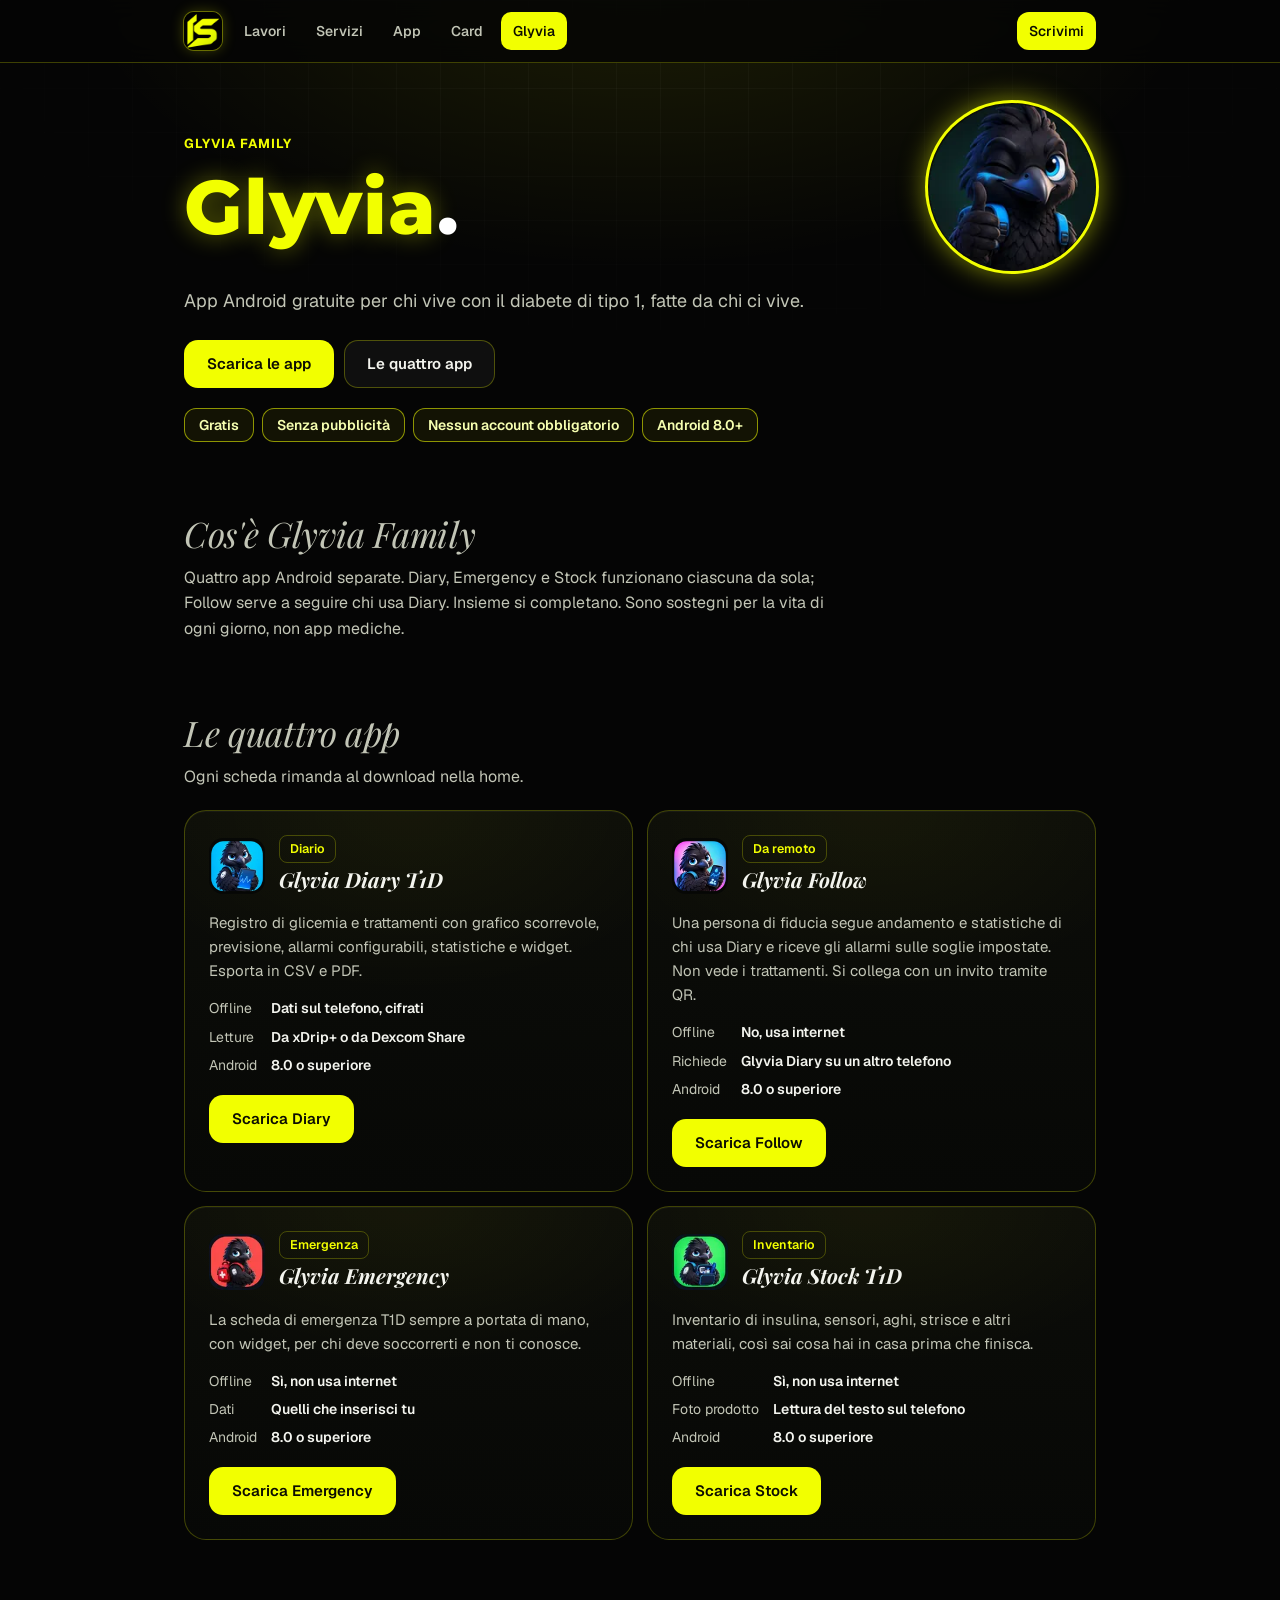
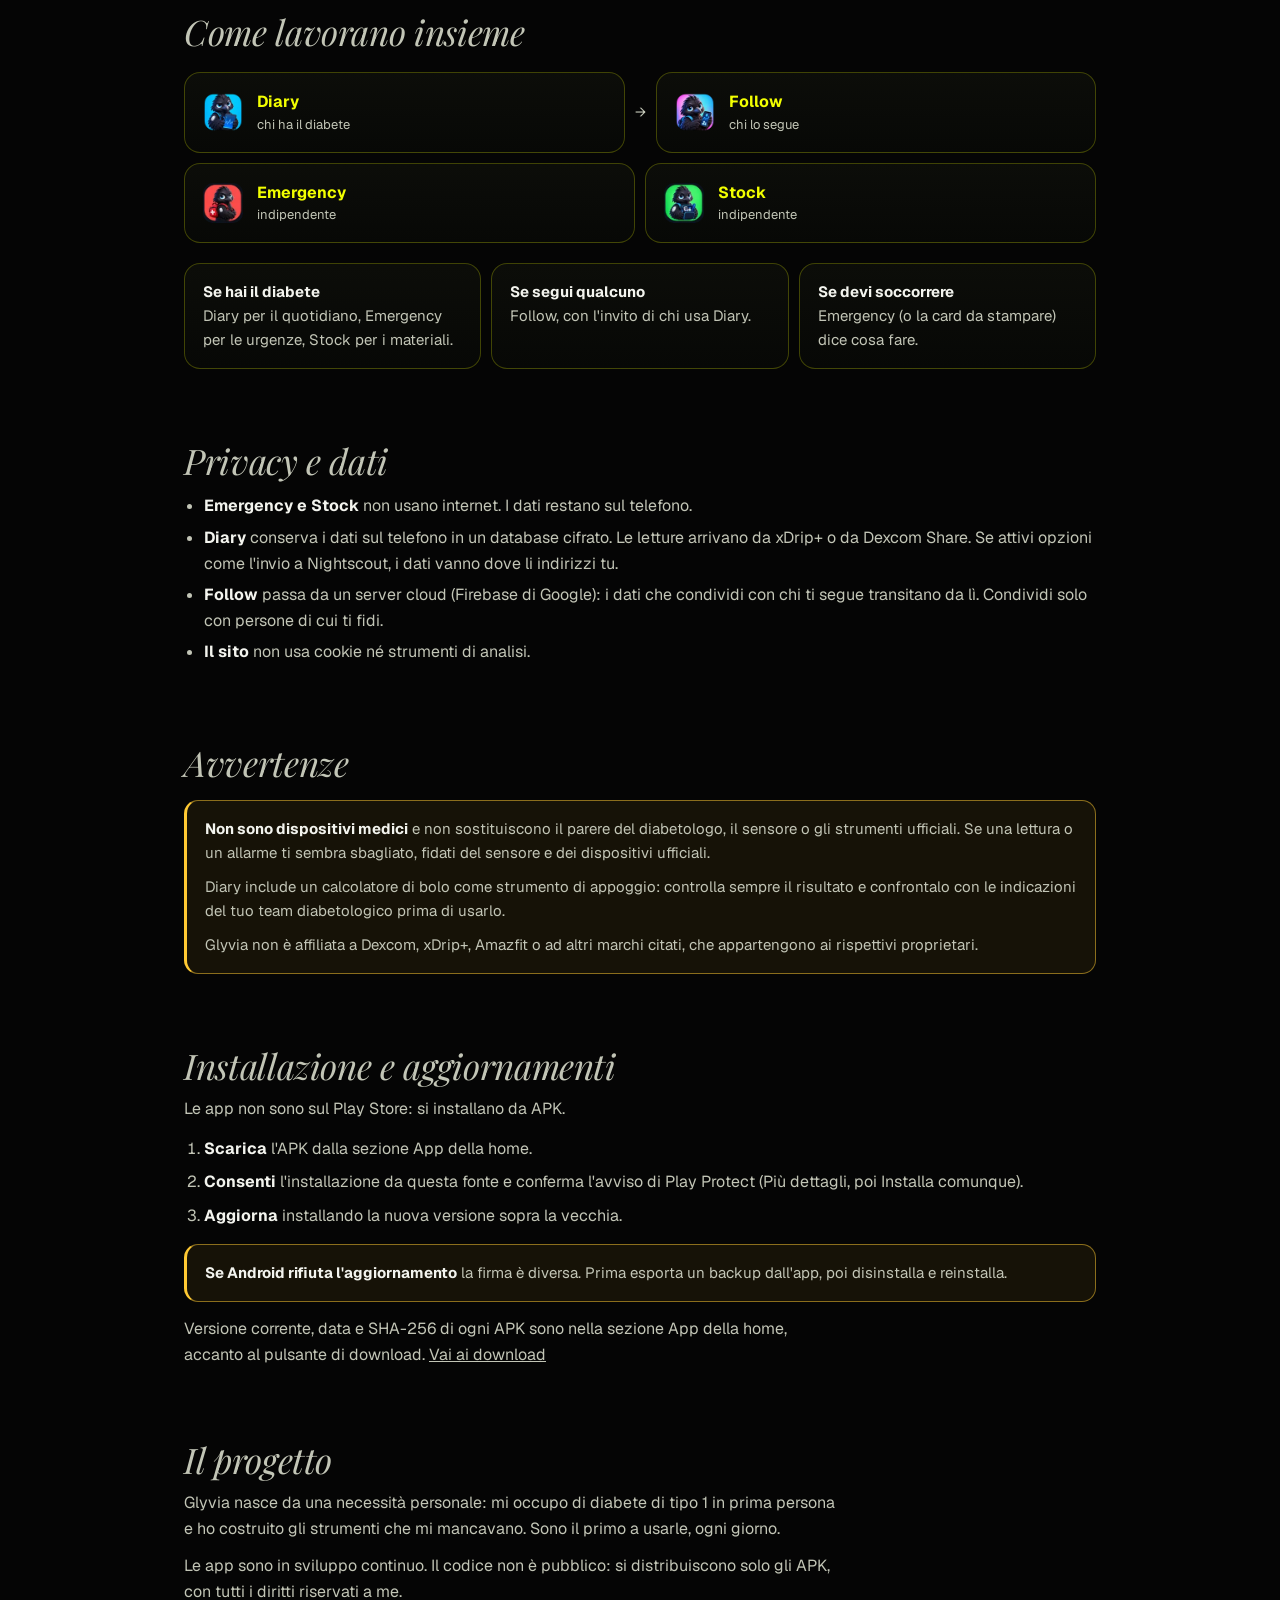
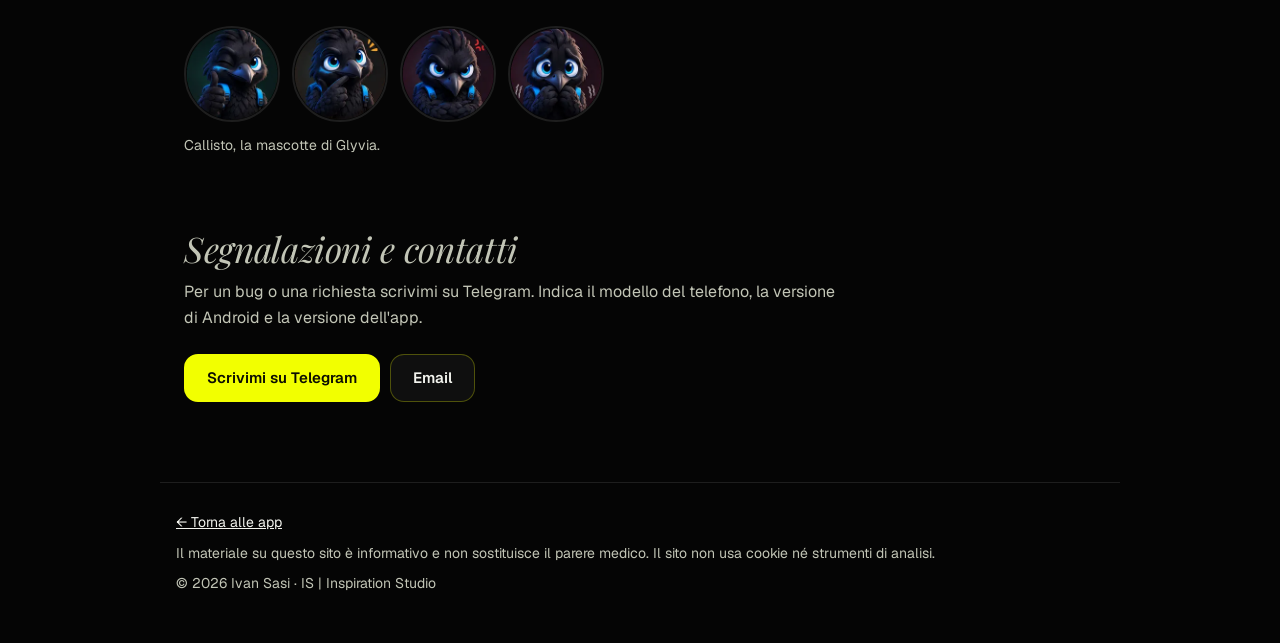
<file: glyvia/index.html>
<!doctype html>
<html lang="it">
<head>
<meta charset="utf-8">
<meta name="viewport" content="width=device-width,initial-scale=1,viewport-fit=cover">
<title>Glyvia Family: app Android gratuite per il diabete di tipo 1</title>
<meta name="description" content="Glyvia Family: quattro app Android gratuite per chi vive con il diabete di tipo 1. Diario glicemico, controllo da remoto, scheda di emergenza e inventario dei materiali.">
<link rel="canonical" href="https://ivansalvatoret1d.pages.dev/glyvia/">
<meta name="theme-color" content="#050505">
<link rel="icon" href="/assets/favicon.ico" sizes="any">
<link rel="icon" type="image/png" sizes="32x32" href="/assets/favicon-32.png">
<link rel="apple-touch-icon" href="/assets/apple-touch-icon.png">
<meta name="color-scheme" content="dark">
<meta property="og:type" content="website">
<meta property="og:locale" content="it_IT">
<meta property="og:site_name" content="IvanSasi">
<meta property="og:title" content="Glyvia Family: app Android gratuite per il diabete di tipo 1">
<meta property="og:description" content="Diario glicemico, controllo da remoto, scheda di emergenza e inventario dei materiali. Gratuite, senza pubblicità.">
<meta property="og:url" content="https://ivansalvatoret1d.pages.dev/glyvia/">
<meta property="og:image" content="https://ivansalvatoret1d.pages.dev/assets/og.jpg">
<meta name="twitter:card" content="summary_large_image">
<style>
/* Stessi caratteri, colori e tile della home (IvanSasi v3.3). */
@font-face{font-family:"Geist";src:url("/assets/fonts/geist.woff2") format("woff2");font-weight:100 900;font-style:normal;font-display:swap}
@font-face{font-family:"Montserrat";src:url("/assets/fonts/montserrat.woff2") format("woff2");font-weight:100 900;font-style:normal;font-display:swap}
@font-face{font-family:"Playfair Display";src:url("/assets/fonts/playfair-display.woff2") format("woff2");font-weight:400 900;font-style:italic;font-display:swap}
:root{
  --bg:#050505;--card:#0c0d09;--card2:#070806;--line:rgba(255,255,255,.10);--line-strong:rgba(242,255,0,.24);
  --text:#f3f4ee;--mute:#c2c5b6;--lime:#f2ff00;--lime-rgb:242,255,0;--blue:#3b8bff;--warn:#ffc933;
  --r:22px;
  --sans:"Geist",ui-sans-serif,system-ui,-apple-system,"Segoe UI",Roboto,sans-serif;
  --display:"Montserrat",Arial,sans-serif;
  --serif:"Playfair Display",Georgia,"Times New Roman",serif;
}
*{box-sizing:border-box;margin:0;padding:0}
html{scroll-behavior:smooth}
body{color:var(--text);font:16px/1.6 var(--sans);-webkit-text-size-adjust:100%;-webkit-font-smoothing:antialiased;
  background:radial-gradient(820px 460px at 50% -6%,rgba(242,255,0,.11),transparent 70%),var(--bg);background-attachment:fixed}
body::before{content:"";position:fixed;inset:0;z-index:-1;pointer-events:none;background-image:linear-gradient(rgba(255,255,255,.035) 1px,transparent 1px),linear-gradient(90deg,rgba(255,255,255,.035) 1px,transparent 1px);background-size:44px 44px;-webkit-mask-image:radial-gradient(75% 55% at 50% 0%,#000,transparent 80%);mask-image:radial-gradient(75% 55% at 50% 0%,#000,transparent 80%)}
a{color:inherit}
.skip{position:absolute;left:-999px}
.skip:focus{left:16px;top:16px;background:var(--lime);color:#000;padding:8px 12px;border-radius:8px;z-index:99}
:focus-visible{outline:2px solid var(--lime);outline-offset:3px;border-radius:6px}

/* barra */
.bar{position:sticky;top:0;z-index:20;background:rgba(5,5,5,.85);-webkit-backdrop-filter:blur(12px);backdrop-filter:blur(12px);border-bottom:1px solid var(--line-strong)}
.bar-in{max-width:960px;margin:0 auto;padding:12px 16px;display:flex;align-items:center;gap:6px;overflow-x:auto;scrollbar-width:none}
.bar-in::-webkit-scrollbar{display:none}
.bar a{flex:none;text-decoration:none;font-size:14px;font-weight:550;color:var(--mute);padding:8px 12px;border-radius:10px}
.bar a:hover{color:var(--text);background:rgba(255,255,255,.08)}
.bar a[aria-current="page"]{background:var(--lime);color:#0c0d02}
.bar .home{width:38px;height:38px;padding:0;margin-right:4px;border-radius:10px;overflow:hidden;box-shadow:0 0 0 1px rgba(var(--lime-rgb),.35),0 0 14px rgba(var(--lime-rgb),.25)}
.bar .home img{display:block;width:100%;height:100%}
.bar .cta{margin-left:auto;background:var(--lime);color:#0c0d02;border-radius:12px}
.bar .cta:hover{background:#fbff5e;color:#0c0d02}

main{max-width:960px;margin:0 auto;padding:0 16px 56px}
section{padding-top:48px}
h1{font:800 clamp(40px,11vw,76px)/1 var(--display);letter-spacing:.01em;color:var(--lime);text-shadow:0 0 24px rgba(var(--lime-rgb),.38)}
h1 span{color:#fff;text-shadow:none}
h2{font:italic 400 clamp(1.6rem,1.2rem + 1.4vw,2.2rem)/1.15 var(--serif);letter-spacing:-.01em;color:var(--mute);margin-bottom:10px}
h3{font:italic 700 1.3rem/1.2 var(--serif)}
p.lead{font-size:18px;color:var(--mute);max-width:56ch;margin-top:16px}
p.sub{color:var(--mute);max-width:60ch}
.eyebrow{display:inline-block;font-size:13px;font-weight:700;letter-spacing:.08em;text-transform:uppercase;color:var(--lime);margin-bottom:14px}

.btn{display:inline-flex;align-items:center;justify-content:center;min-height:48px;padding:0 22px;border-radius:14px;border:1px solid transparent;font-weight:600;text-decoration:none;font-size:15px}
.btn.p{background:var(--lime);color:#0c0d02}
.btn.s{border-color:rgba(var(--lime-rgb),.28);background:rgba(255,255,255,.045)}
@media(hover:hover){.btn.p:hover{background:#fbff5e}.btn.s:hover{background:rgba(255,255,255,.08);border-color:rgba(var(--lime-rgb),.5)}}
.actions{display:flex;flex-wrap:wrap;gap:10px;margin-top:24px}

.chips{display:flex;flex-wrap:wrap;gap:8px;margin-top:20px;list-style:none}
.chips li{display:inline-flex;align-items:center;min-height:34px;font-size:14px;font-weight:600;padding:0 14px;border:1px solid rgba(var(--lime-rgb),.55);background:rgba(var(--lime-rgb),.06);border-radius:12px;color:#f6ffb0}

.grid{display:grid;gap:14px;margin-top:20px}
.card{position:relative;border:1px solid var(--line-strong);border-radius:var(--r);padding:24px;
  background:radial-gradient(110% 80% at 50% 0%,rgba(242,255,0,.045),transparent 60%),linear-gradient(180deg,var(--card),var(--card2));box-shadow:inset 0 1px 0 rgba(255,255,255,.04)}
.card h3{margin-bottom:6px}
.card p{color:var(--mute);font-size:15px}
.tag{display:inline-block;font-size:12.5px;font-weight:600;padding:3px 10px;border-radius:8px;border:1px solid var(--line-strong);color:var(--lime);margin-bottom:12px}

dl.facts{display:grid;grid-template-columns:auto 1fr;gap:6px 14px;margin:14px 0 18px;font-size:14px}
dl.facts dt{color:var(--mute)}
dl.facts dd{font-weight:600}

/* schema */
.map{display:grid;gap:10px;margin-top:20px}
.node{background:linear-gradient(180deg,var(--card),var(--card2));border:1px solid var(--line-strong);border-radius:16px;padding:16px 18px;display:flex;gap:14px;align-items:center}
.node b{color:var(--lime)}
.node small{color:var(--mute);display:block;font-size:13px}
.arrow{text-align:center;color:var(--mute);font-size:14px}

.who{display:grid;gap:10px;margin-top:20px;list-style:none}
.who li{background:linear-gradient(180deg,var(--card),var(--card2));border:1px solid var(--line-strong);border-radius:16px;padding:16px 18px;font-size:15px;color:var(--mute)}
.who li b{color:var(--text);display:block}

.note{border:1px solid rgba(255,201,51,.5);border-left:3px solid var(--warn);background:rgba(255,201,51,.07);border-radius:14px;padding:16px 18px;margin-top:16px;font-size:15px;color:var(--mute)}
.note b{color:var(--text)}
ul.plain{margin:12px 0 0 20px;color:var(--mute)}
ul.plain li{margin:6px 0}
ul.plain b{color:var(--text)}
ol.steps{margin:14px 0 0 20px;color:var(--mute)}
ol.steps li{margin:8px 0}
ol.steps b{color:var(--text)}

footer{max-width:960px;margin:0 auto;padding:28px 16px 48px;border-top:1px solid var(--line);color:var(--mute);font-size:14px}
footer p+p{margin-top:8px}
footer a{color:var(--text)}

@media (min-width:720px){
  main{padding:0 24px 80px}
  .bar-in{padding:12px 24px}
  .grid.two{grid-template-columns:1fr 1fr}
  .map{grid-template-columns:1fr auto 1fr;align-items:center}
  .who{grid-template-columns:repeat(3,1fr)}
  section{padding-top:72px}
}
@media (prefers-reduced-motion:reduce){html{scroll-behavior:auto}}
.hero-top{display:flex;align-items:center;justify-content:space-between;gap:16px}
.mascot{width:104px;height:104px;border-radius:50%;flex:none;background:var(--card);box-shadow:0 0 0 3px var(--lime),0 0 26px 3px rgba(var(--lime-rgb),.5)}
.ch{display:flex;align-items:center;gap:14px;margin-bottom:14px}
.ch .tag{margin-bottom:4px}
.appico{width:56px;height:56px;border-radius:14px;flex:none;background:var(--card2)}
.node img{width:40px;height:40px;border-radius:10px;flex:none}
.faces{display:flex;flex-wrap:wrap;gap:12px;align-items:center;margin-top:22px}
.faces img{width:76px;height:76px;border-radius:50%;border:2px solid var(--line)}
.faces figcaption{flex-basis:100%;color:var(--mute);font-size:14px}
@media (min-width:720px){.mascot{width:168px;height:168px}.faces img{width:96px;height:96px}}

@media(prefers-reduced-motion:no-preference){
  @keyframes cfloat{0%,100%{transform:translateY(0) rotate(0)}50%{transform:translateY(-6px) rotate(-2deg)}}
  .mascot{animation:cfloat 4.5s ease-in-out infinite;cursor:pointer;transition:opacity .2s}
  .mascot.sw{opacity:0}
  .faces img{transition:transform .35s cubic-bezier(.34,1.56,.64,1)}
  .faces img:hover{transform:translateY(-6px) scale(1.08)}
  html.fx .faces img{opacity:0;transform:scale(.8)}
  html.fx .faces.in img{opacity:1;transform:none;transition:opacity .5s calc(var(--i)*90ms),transform .5s cubic-bezier(.34,1.56,.64,1) calc(var(--i)*90ms)}
}
</style>
</head>
<body>
<a class="skip" href="#main">Vai ai contenuti</a>

<header class="bar">
  <nav class="bar-in" aria-label="Principale">
    <a class="home" href="/" aria-label="Ivan Sasi, torna alla home"><img src="/assets/favicon-192.png" width="38" height="38" alt=""></a>
    <a href="/#lavori">Lavori</a>
    <a href="/#servizi">Servizi</a>
    <a href="/#apps">App</a>
    <a href="/#card">Card</a>
    <a href="/glyvia/" aria-current="page">Glyvia</a>
    <a class="cta" href="https://t.me/ivansasi" target="_blank" rel="noopener">Scrivimi</a>
  </nav>
</header>

<main id="main">

  <!-- 1. Intestazione -->
  <section id="top" style="padding-top:40px">
    <div class="hero-top">
      <div>
        <span class="eyebrow">Glyvia Family</span>
        <h1>Glyvia<span>.</span></h1>
      </div>
      <img class="mascot" src="/assets/callisto/callisto-in-range.webp" width="192" height="192" alt="Callisto, la mascotte di Glyvia: un corvo nero con lo zaino blu che fa il pollice in su">
    </div>
    <p class="lead">App Android gratuite per chi vive con il diabete di tipo 1, fatte da chi ci vive.</p>
    <div class="actions">
      <a class="btn p" href="/#apps">Scarica le app</a>
      <a class="btn s" href="#app-glyvia">Le quattro app</a>
    </div>
    <ul class="chips" aria-label="In breve">
      <li>Gratis</li>
      <li>Senza pubblicità</li>
      <li>Nessun account obbligatorio</li>
      <li>Android 8.0+</li>
    </ul>
  </section>

  <!-- 2. Cos'è -->
  <section id="cose">
    <h2>Cos'è Glyvia Family</h2>
    <p class="sub">Quattro app Android separate. Diary, Emergency e Stock funzionano ciascuna da sola; Follow serve a seguire chi usa Diary. Insieme si completano. Sono sostegni per la vita di ogni giorno, non app mediche.</p>
  </section>

  <!-- 3. Le app -->
  <section id="app-glyvia">
    <h2>Le quattro app</h2>
    <p class="sub">Ogni scheda rimanda al download nella home.</p>
    <div class="grid two">

      <article class="card" id="diary">
        <div class="ch">
          <img class="appico" src="/assets/glyvia-diary.svg" width="56" height="56" alt="">
          <div><span class="tag">Diario</span><h3>Glyvia Diary T1D</h3></div>
        </div>
        <p>Registro di glicemia e trattamenti con grafico scorrevole, previsione, allarmi configurabili, statistiche e widget. Esporta in CSV e PDF.</p>
        <dl class="facts">
          <dt>Offline</dt><dd>Dati sul telefono, cifrati</dd>
          <dt>Letture</dt><dd>Da xDrip+ o da Dexcom Share</dd>
          <dt>Android</dt><dd>8.0 o superiore</dd>
        </dl>
        <a class="btn p" href="/#glyvia-diary">Scarica Diary</a>
      </article>

      <article class="card" id="follow">
        <div class="ch">
          <img class="appico" src="/assets/glyvia-follow.svg" width="56" height="56" alt="">
          <div><span class="tag">Da remoto</span><h3>Glyvia Follow</h3></div>
        </div>
        <p>Una persona di fiducia segue andamento e statistiche di chi usa Diary e riceve gli allarmi sulle soglie impostate. Non vede i trattamenti. Si collega con un invito tramite QR.</p>
        <dl class="facts">
          <dt>Offline</dt><dd>No, usa internet</dd>
          <dt>Richiede</dt><dd>Glyvia Diary su un altro telefono</dd>
          <dt>Android</dt><dd>8.0 o superiore</dd>
        </dl>
        <a class="btn p" href="/#glyvia-follow">Scarica Follow</a>
      </article>

      <article class="card" id="emergency">
        <div class="ch">
          <img class="appico" src="/assets/glyvia-emergency.svg" width="56" height="56" alt="">
          <div><span class="tag">Emergenza</span><h3>Glyvia Emergency</h3></div>
        </div>
        <p>La scheda di emergenza T1D sempre a portata di mano, con widget, per chi deve soccorrerti e non ti conosce.</p>
        <dl class="facts">
          <dt>Offline</dt><dd>Sì, non usa internet</dd>
          <dt>Dati</dt><dd>Quelli che inserisci tu</dd>
          <dt>Android</dt><dd>8.0 o superiore</dd>
        </dl>
        <a class="btn p" href="/#glyvia-emergency">Scarica Emergency</a>
      </article>

      <article class="card" id="stock">
        <div class="ch">
          <img class="appico" src="/assets/glyvia-stock.svg" width="56" height="56" alt="">
          <div><span class="tag">Inventario</span><h3>Glyvia Stock T1D</h3></div>
        </div>
        <p>Inventario di insulina, sensori, aghi, strisce e altri materiali, così sai cosa hai in casa prima che finisca.</p>
        <dl class="facts">
          <dt>Offline</dt><dd>Sì, non usa internet</dd>
          <dt>Foto prodotto</dt><dd>Lettura del testo sul telefono</dd>
          <dt>Android</dt><dd>8.0 o superiore</dd>
        </dl>
        <a class="btn p" href="/#glyvia-stock">Scarica Stock</a>
      </article>

    </div>
  </section>

  <!-- 4. Come lavorano insieme -->
  <section id="insieme">
    <h2>Come lavorano insieme</h2>
    <div class="map" role="img" aria-label="Diary invia i dati a Follow. Emergency e Stock sono indipendenti.">
      <div class="node"><img src="/assets/glyvia-diary.svg" alt="" width="40" height="40"><div><b>Diary</b><small>chi ha il diabete</small></div></div>
      <div class="arrow">→</div>
      <div class="node"><img src="/assets/glyvia-follow.svg" alt="" width="40" height="40"><div><b>Follow</b><small>chi lo segue</small></div></div>
    </div>
    <div class="map" style="margin-top:10px;grid-template-columns:1fr 1fr">
      <div class="node"><img src="/assets/glyvia-emergency.svg" alt="" width="40" height="40"><div><b>Emergency</b><small>indipendente</small></div></div>
      <div class="node"><img src="/assets/glyvia-stock.svg" alt="" width="40" height="40"><div><b>Stock</b><small>indipendente</small></div></div>
    </div>
    <ul class="who">
      <li><b>Se hai il diabete</b>Diary per il quotidiano, Emergency per le urgenze, Stock per i materiali.</li>
      <li><b>Se segui qualcuno</b>Follow, con l'invito di chi usa Diary.</li>
      <li><b>Se devi soccorrere</b>Emergency (o la card da stampare) dice cosa fare.</li>
    </ul>
  </section>

  <!-- 5. Privacy -->
  <section id="privacy">
    <h2>Privacy e dati</h2>
    <ul class="plain">
      <li><b>Emergency e Stock</b> non usano internet. I dati restano sul telefono.</li>
      <li><b>Diary</b> conserva i dati sul telefono in un database cifrato. Le letture arrivano da xDrip+ o da Dexcom Share. Se attivi opzioni come l'invio a Nightscout, i dati vanno dove li indirizzi tu.</li>
      <li><b>Follow</b> passa da un server cloud (Firebase di Google): i dati che condividi con chi ti segue transitano da lì. Condividi solo con persone di cui ti fidi.</li>
      <li><b>Il sito</b> non usa cookie né strumenti di analisi.</li>
    </ul>
  </section>

  <!-- 6. Avvertenze -->
  <section id="avvertenze">
    <h2>Avvertenze</h2>
    <div class="note">
      <p><b>Non sono dispositivi medici</b> e non sostituiscono il parere del diabetologo, il sensore o gli strumenti ufficiali. Se una lettura o un allarme ti sembra sbagliato, fidati del sensore e dei dispositivi ufficiali.</p>
      <p style="margin-top:10px">Diary include un calcolatore di bolo come strumento di appoggio: controlla sempre il risultato e confrontalo con le indicazioni del tuo team diabetologico prima di usarlo.</p>
      <p style="margin-top:10px">Glyvia non è affiliata a Dexcom, xDrip+, Amazfit o ad altri marchi citati, che appartengono ai rispettivi proprietari.</p>
    </div>
  </section>

  <!-- 7. Installazione -->
  <section id="installazione">
    <h2>Installazione e aggiornamenti</h2>
    <p class="sub">Le app non sono sul Play Store: si installano da APK.</p>
    <ol class="steps">
      <li><b>Scarica</b> l'APK dalla sezione App della home.</li>
      <li><b>Consenti</b> l'installazione da questa fonte e conferma l'avviso di Play Protect (Più dettagli, poi Installa comunque).</li>
      <li><b>Aggiorna</b> installando la nuova versione sopra la vecchia.</li>
    </ol>
    <div class="note">
      <p><b>Se Android rifiuta l'aggiornamento</b> la firma è diversa. Prima esporta un backup dall'app, poi disinstalla e reinstalla.</p>
    </div>
    <p class="sub" style="margin-top:14px">Versione corrente, data e SHA-256 di ogni APK sono nella sezione App della home, accanto al pulsante di download. <a href="/#apps">Vai ai download</a></p>
  </section>

  <!-- 8. Progetto -->
  <section id="progetto">
    <h2>Il progetto</h2>
    <p class="sub">Glyvia nasce da una necessità personale: mi occupo di diabete di tipo 1 in prima persona e ho costruito gli strumenti che mi mancavano. Sono il primo a usarle, ogni giorno.</p>
    <p class="sub" style="margin-top:12px">Le app sono in sviluppo continuo. Il codice non è pubblico: si distribuiscono solo gli APK, con tutti i diritti riservati a me.</p>
    <figure class="faces">
      <img src="/assets/callisto/callisto-in-range.webp" width="192" height="192" alt="" loading="lazy">
      <img src="/assets/callisto/callisto-high.webp" width="192" height="192" alt="" loading="lazy">
      <img src="/assets/callisto/callisto-hyper.webp" width="192" height="192" alt="" loading="lazy">
      <img src="/assets/callisto/callisto-hypo.webp" width="192" height="192" alt="" loading="lazy">
      <figcaption>Callisto, la mascotte di Glyvia.</figcaption>
    </figure>
  </section>

  <!-- 9. Contatti -->
  <section id="contatti">
    <h2>Segnalazioni e contatti</h2>
    <p class="sub">Per un bug o una richiesta scrivimi su Telegram. Indica il modello del telefono, la versione di Android e la versione dell'app.</p>
    <div class="actions">
      <a class="btn p" href="https://t.me/ivansasi" target="_blank" rel="noopener">Scrivimi su Telegram</a>
      <a class="btn s" href="mailto:ivansalvatorenasti@gmail.com?subject=Glyvia">Email</a>
    </div>
  </section>

</main>

<!-- 10. Piè di pagina -->
<footer>
  <p><a href="/#apps">← Torna alle app</a></p>
  <p>Il materiale su questo sito è informativo e non sostituisce il parere medico. Il sito non usa cookie né strumenti di analisi.</p>
  <p>© 2026 Ivan Sasi · IS | Inspiration Studio</p>
</footer>

<script>
(()=>{
  const ok=!matchMedia('(prefers-reduced-motion: reduce)').matches&&!/Instagram|FBAN|FBAV|FB_IAB|TikTok|Snapchat|Threads/i.test(navigator.userAgent);
  const m=document.querySelector('.mascot');if(!m||!ok)return;
  const set=['in-range','high','hyper','hypo'];let n=0;
  m.addEventListener('click',()=>{n=(n+1)%set.length;m.classList.add('sw');setTimeout(()=>{m.src='/assets/callisto/callisto-'+set[n]+'.webp';m.classList.remove('sw')},200)});
  const f=document.querySelector('.faces');
  if(f&&'IntersectionObserver' in window){document.documentElement.classList.add('fx');f.querySelectorAll('img').forEach((im,i)=>im.style.setProperty('--i',i));
    new IntersectionObserver((es,o)=>es.forEach(e=>{if(e.isIntersecting){f.classList.add('in');o.disconnect()}})).observe(f);
    setTimeout(()=>f.classList.add('in'),6000)}
})();
</script>
</body>
</html>
</file>
